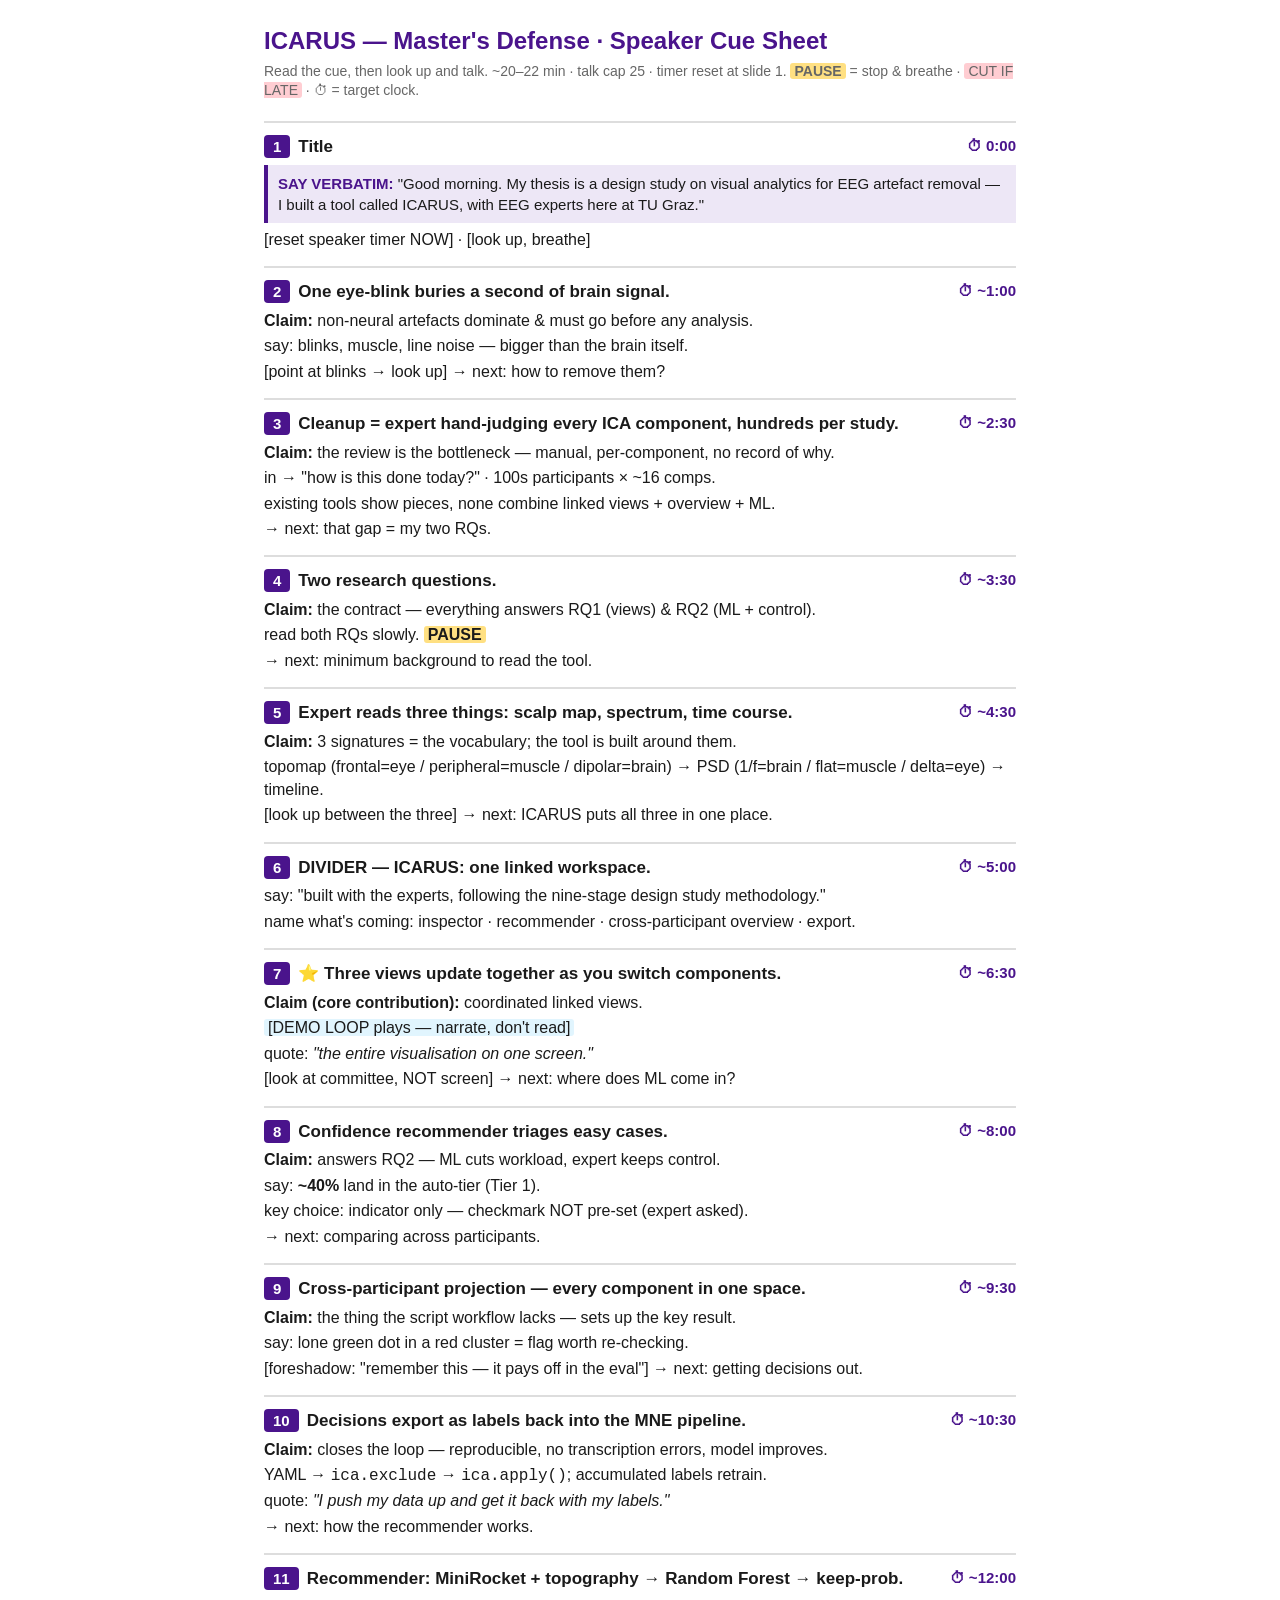
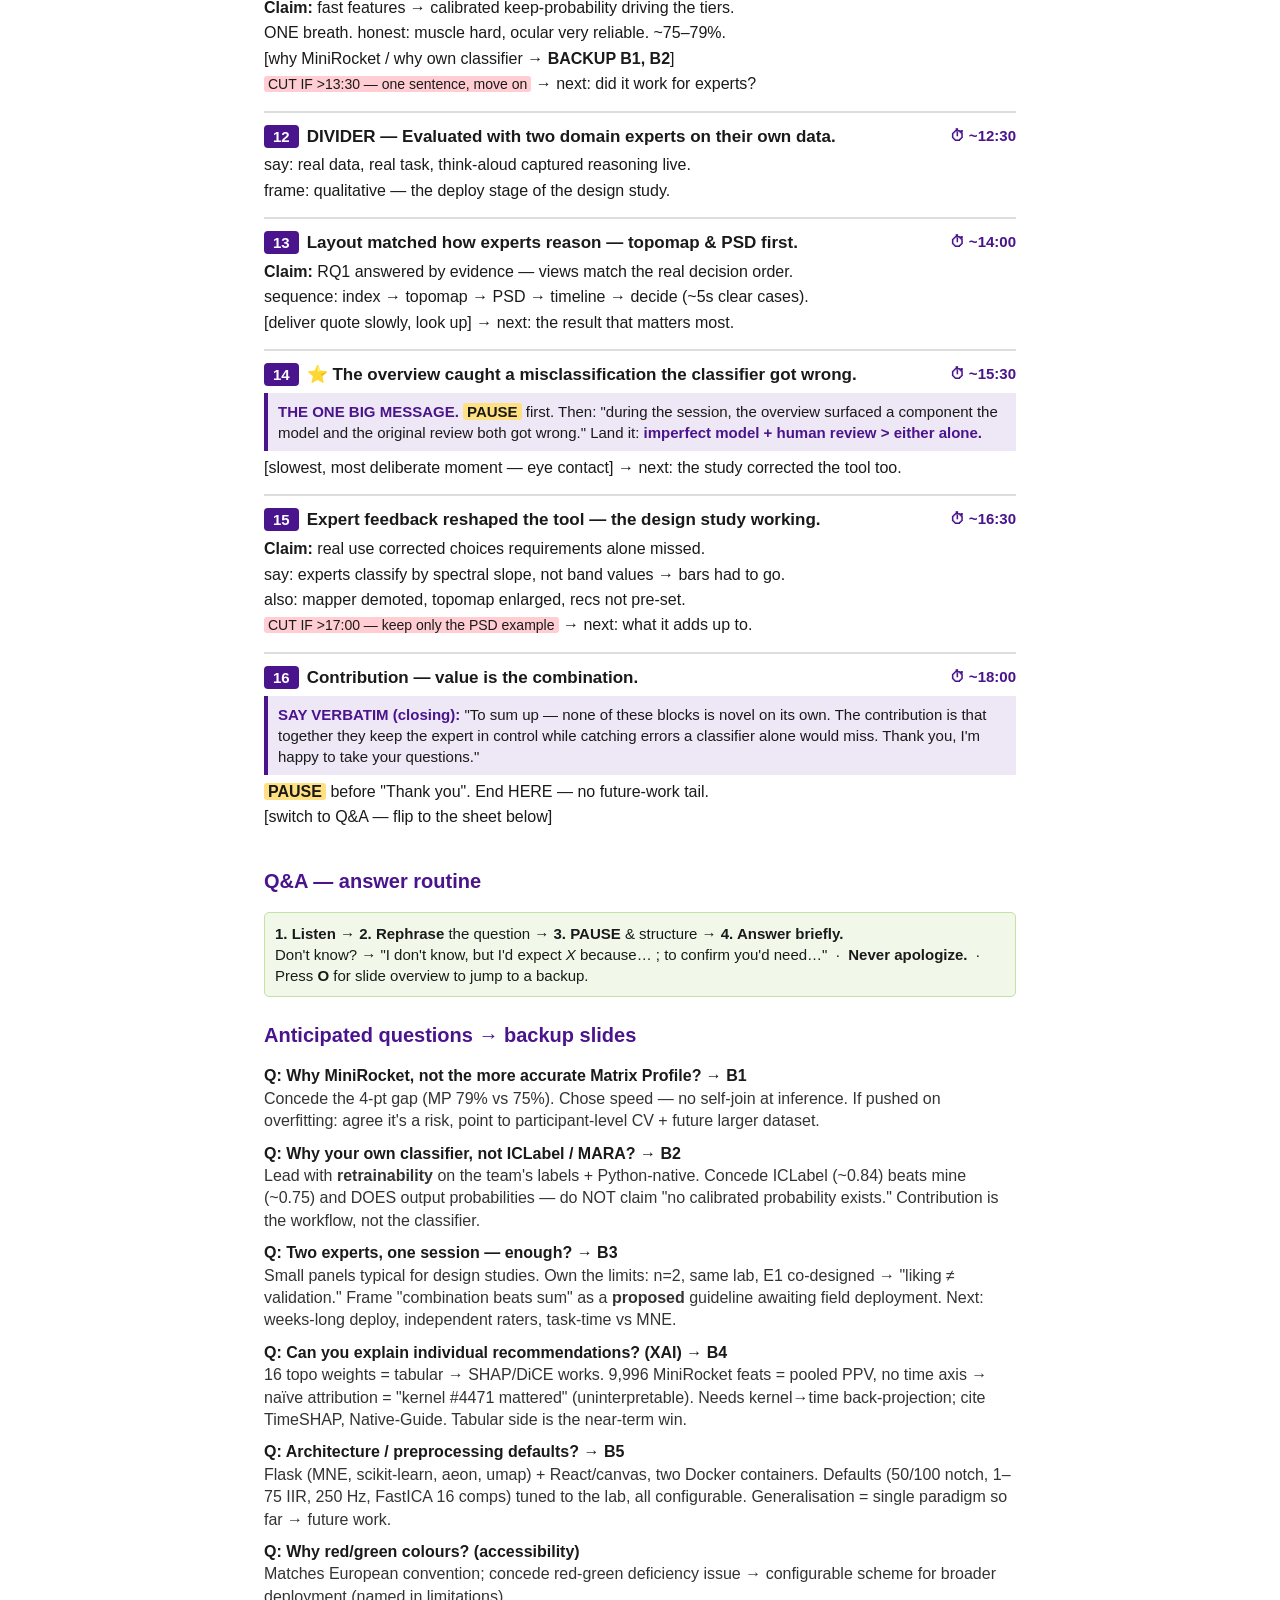
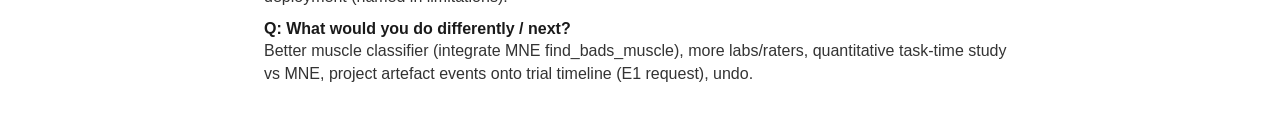
<file: speaker-notes.html>
<!doctype html>
<html lang="en">
<head>
<meta charset="utf-8">
<title>ICARUS Defense — Speaker Cue Sheet</title>
<style>
  :root { --ink:#1a1a1a; --accent:#4a148c; --muted:#666; }
  * { box-sizing: border-box; }
  body {
    font-family: "Helvetica Neue", Arial, sans-serif;
    color: var(--ink);
    max-width: 800px;
    margin: 0 auto;
    padding: 24px;
    line-height: 1.4;
    font-size: 16px;
  }
  h1 { font-size: 24px; color: var(--accent); margin: 0 0 4px; }
  .sub { color: var(--muted); font-size: 14px; margin: 0 0 20px; }
  .slide {
    border-top: 2px solid #ddd;
    padding: 12px 0;
    page-break-inside: avoid;
  }
  .slide .num {
    display: inline-block;
    background: var(--accent);
    color: #fff;
    font-weight: 700;
    border-radius: 4px;
    padding: 1px 9px;
    font-size: 15px;
    margin-right: 8px;
  }
  .head { font-weight: 700; font-size: 17px; }
  .cues { margin: 6px 0 0; padding-left: 0; list-style: none; }
  .cues li { margin: 3px 0; }
  .kw { font-weight: 700; }
  .time { float: right; color: var(--accent); font-weight: 700; font-size: 15px; }
  .pause { background: #ffe082; font-weight: 700; padding: 0 4px; border-radius: 3px; }
  .cut { background: #ffcdd2; padding: 0 4px; border-radius: 3px; font-size: 14px; }
  .verbatim {
    background: #ede7f6;
    border-left: 4px solid var(--accent);
    padding: 8px 10px;
    margin: 6px 0;
    font-size: 15px;
  }
  .verbatim b { color: var(--accent); }
  .demo { background:#e1f5fe; padding:0 4px; border-radius:3px; }
  .section-break { page-break-before: always; }
  .qa h2 { color: var(--accent); font-size: 20px; margin-top: 24px; }
  .qa .item { margin: 10px 0; page-break-inside: avoid; }
  .qa .q { font-weight: 700; }
  .qa .a { color: #333; }
  .routine { background:#f1f8e9; border:1px solid #c5e1a5; padding:10px; border-radius:5px; font-size:15px; }
  @media print {
    body { padding: 0; font-size: 13.5px; max-width: 100%; }
    .slide .num { -webkit-print-color-adjust: exact; print-color-adjust: exact; }
    .pause, .cut, .verbatim, .demo, .routine { -webkit-print-color-adjust: exact; print-color-adjust: exact; }
    a { color: var(--ink); text-decoration: none; }
  }
</style>
</head>
<body>

<h1>ICARUS — Master's Defense · Speaker Cue Sheet</h1>
<p class="sub">Read the cue, then look up and talk. ~20–22 min · talk cap 25 · timer reset at slide 1. <span class="pause">PAUSE</span> = stop &amp; breathe · <span class="cut">CUT IF LATE</span> · ⏱ = target clock.</p>

<!-- ===================== TALK ===================== -->

<div class="slide">
  <span class="time">⏱ 0:00</span>
  <span class="num">1</span><span class="head">Title</span>
  <div class="verbatim"><b>SAY VERBATIM:</b> "Good morning. My thesis is a design study on visual analytics for EEG artefact removal — I built a tool called ICARUS, with EEG experts here at TU&nbsp;Graz."</div>
  <ul class="cues">
    <li>[reset speaker timer NOW] · [look up, breathe]</li>
  </ul>
</div>

<div class="slide">
  <span class="time">⏱ ~1:00</span>
  <span class="num">2</span><span class="head">One eye-blink buries a second of brain signal.</span>
  <ul class="cues">
    <li><span class="kw">Claim:</span> non-neural artefacts dominate &amp; must go before any analysis.</li>
    <li>say: blinks, muscle, line noise — bigger than the brain itself.</li>
    <li>[point at blinks → look up] → next: how to remove them?</li>
  </ul>
</div>

<div class="slide">
  <span class="time">⏱ ~2:30</span>
  <span class="num">3</span><span class="head">Cleanup = expert hand-judging every ICA component, hundreds per study.</span>
  <ul class="cues">
    <li><span class="kw">Claim:</span> the review is the bottleneck — manual, per-component, no record of why.</li>
    <li>in → "how is this done today?" · 100s participants × ~16 comps.</li>
    <li>existing tools show pieces, none combine linked views + overview + ML.</li>
    <li>→ next: that gap = my two RQs.</li>
  </ul>
</div>

<div class="slide">
  <span class="time">⏱ ~3:30</span>
  <span class="num">4</span><span class="head">Two research questions.</span>
  <ul class="cues">
    <li><span class="kw">Claim:</span> the contract — everything answers RQ1 (views) &amp; RQ2 (ML + control).</li>
    <li>read both RQs slowly. <span class="pause">PAUSE</span></li>
    <li>→ next: minimum background to read the tool.</li>
  </ul>
</div>

<div class="slide">
  <span class="time">⏱ ~4:30</span>
  <span class="num">5</span><span class="head">Expert reads three things: scalp map, spectrum, time course.</span>
  <ul class="cues">
    <li><span class="kw">Claim:</span> 3 signatures = the vocabulary; the tool is built around them.</li>
    <li>topomap (frontal=eye / peripheral=muscle / dipolar=brain) → PSD (1/f=brain / flat=muscle / delta=eye) → timeline.</li>
    <li>[look up between the three] → next: ICARUS puts all three in one place.</li>
  </ul>
</div>

<div class="slide">
  <span class="time">⏱ ~5:00</span>
  <span class="num">6</span><span class="head">DIVIDER — ICARUS: one linked workspace.</span>
  <ul class="cues">
    <li>say: "built with the experts, following the nine-stage design study methodology."</li>
    <li>name what's coming: inspector · recommender · cross-participant overview · export.</li>
  </ul>
</div>

<div class="slide">
  <span class="time">⏱ ~6:30</span>
  <span class="num">7</span><span class="head">⭐ Three views update together as you switch components.</span>
  <ul class="cues">
    <li><span class="kw">Claim (core contribution):</span> coordinated linked views.</li>
    <li><span class="demo">[DEMO LOOP plays — narrate, don't read]</span></li>
    <li>quote: <em>"the entire visualisation on one screen."</em></li>
    <li>[look at committee, NOT screen] → next: where does ML come in?</li>
  </ul>
</div>

<div class="slide">
  <span class="time">⏱ ~8:00</span>
  <span class="num">8</span><span class="head">Confidence recommender triages easy cases.</span>
  <ul class="cues">
    <li><span class="kw">Claim:</span> answers RQ2 — ML cuts workload, expert keeps control.</li>
    <li>say: <span class="kw">~40%</span> land in the auto-tier (Tier 1).</li>
    <li>key choice: indicator only — checkmark NOT pre-set (expert asked).</li>
    <li>→ next: comparing across participants.</li>
  </ul>
</div>

<div class="slide">
  <span class="time">⏱ ~9:30</span>
  <span class="num">9</span><span class="head">Cross-participant projection — every component in one space.</span>
  <ul class="cues">
    <li><span class="kw">Claim:</span> the thing the script workflow lacks — sets up the key result.</li>
    <li>say: lone green dot in a red cluster = flag worth re-checking.</li>
    <li>[foreshadow: "remember this — it pays off in the eval"] → next: getting decisions out.</li>
  </ul>
</div>

<div class="slide">
  <span class="time">⏱ ~10:30</span>
  <span class="num">10</span><span class="head">Decisions export as labels back into the MNE pipeline.</span>
  <ul class="cues">
    <li><span class="kw">Claim:</span> closes the loop — reproducible, no transcription errors, model improves.</li>
    <li>YAML → <code>ica.exclude</code> → <code>ica.apply()</code>; accumulated labels retrain.</li>
    <li>quote: <em>"I push my data up and get it back with my labels."</em></li>
    <li>→ next: how the recommender works.</li>
  </ul>
</div>

<div class="slide">
  <span class="time">⏱ ~12:00</span>
  <span class="num">11</span><span class="head">Recommender: MiniRocket + topography → Random Forest → keep-prob.</span>
  <ul class="cues">
    <li><span class="kw">Claim:</span> fast features → calibrated keep-probability driving the tiers.</li>
    <li>ONE breath. honest: muscle hard, ocular very reliable. ~75–79%.</li>
    <li>[why MiniRocket / why own classifier → <span class="kw">BACKUP B1, B2</span>]</li>
    <li><span class="cut">CUT IF &gt;13:30 — one sentence, move on</span> → next: did it work for experts?</li>
  </ul>
</div>

<div class="slide">
  <span class="time">⏱ ~12:30</span>
  <span class="num">12</span><span class="head">DIVIDER — Evaluated with two domain experts on their own data.</span>
  <ul class="cues">
    <li>say: real data, real task, think-aloud captured reasoning live.</li>
    <li>frame: qualitative — the deploy stage of the design study.</li>
  </ul>
</div>

<div class="slide">
  <span class="time">⏱ ~14:00</span>
  <span class="num">13</span><span class="head">Layout matched how experts reason — topomap &amp; PSD first.</span>
  <ul class="cues">
    <li><span class="kw">Claim:</span> RQ1 answered by evidence — views match the real decision order.</li>
    <li>sequence: index → topomap → PSD → timeline → decide (~5s clear cases).</li>
    <li>[deliver quote slowly, look up] → next: the result that matters most.</li>
  </ul>
</div>

<div class="slide">
  <span class="time">⏱ ~15:30</span>
  <span class="num">14</span><span class="head">⭐ The overview caught a misclassification the classifier got wrong.</span>
  <div class="verbatim"><b>THE ONE BIG MESSAGE.</b> <span class="pause">PAUSE</span> first. Then: "during the session, the overview surfaced a component the model and the original review both got wrong." Land it: <b>imperfect model + human review &gt; either alone.</b></div>
  <ul class="cues">
    <li>[slowest, most deliberate moment — eye contact] → next: the study corrected the tool too.</li>
  </ul>
</div>

<div class="slide">
  <span class="time">⏱ ~16:30</span>
  <span class="num">15</span><span class="head">Expert feedback reshaped the tool — the design study working.</span>
  <ul class="cues">
    <li><span class="kw">Claim:</span> real use corrected choices requirements alone missed.</li>
    <li>say: experts classify by spectral slope, not band values → bars had to go.</li>
    <li>also: mapper demoted, topomap enlarged, recs not pre-set.</li>
    <li><span class="cut">CUT IF &gt;17:00 — keep only the PSD example</span> → next: what it adds up to.</li>
  </ul>
</div>

<div class="slide">
  <span class="time">⏱ ~18:00</span>
  <span class="num">16</span><span class="head">Contribution — value is the combination.</span>
  <div class="verbatim"><b>SAY VERBATIM (closing):</b> "To sum up — none of these blocks is novel on its own. The contribution is that together they keep the expert in control while catching errors a classifier alone would miss. Thank you, I'm happy to take your questions."</div>
  <ul class="cues">
    <li><span class="pause">PAUSE</span> before "Thank you". End HERE — no future-work tail.</li>
    <li>[switch to Q&amp;A — flip to the sheet below]</li>
  </ul>
</div>

<!-- ===================== Q&A ===================== -->
<div class="qa section-break">
  <h2>Q&amp;A — answer routine</h2>
  <div class="routine">
    <b>1. Listen</b> → <b>2. Rephrase</b> the question → <b>3. PAUSE</b> &amp; structure → <b>4. Answer briefly.</b><br/>
    Don't know? → "I don't know, but I'd expect <i>X</i> because… ; to confirm you'd need…" &nbsp;·&nbsp; <b>Never apologize.</b> &nbsp;·&nbsp; Press <b>O</b> for slide overview to jump to a backup.
  </div>

  <h2>Anticipated questions → backup slides</h2>

  <div class="item">
    <div class="q">Q: Why MiniRocket, not the more accurate Matrix Profile? → <b>B1</b></div>
    <div class="a">Concede the 4-pt gap (MP 79% vs 75%). Chose speed — no self-join at inference. If pushed on overfitting: agree it's a risk, point to participant-level CV + future larger dataset.</div>
  </div>

  <div class="item">
    <div class="q">Q: Why your own classifier, not ICLabel / MARA? → <b>B2</b></div>
    <div class="a">Lead with <b>retrainability</b> on the team's labels + Python-native. Concede ICLabel (~0.84) beats mine (~0.75) and DOES output probabilities — do NOT claim "no calibrated probability exists." Contribution is the workflow, not the classifier.</div>
  </div>

  <div class="item">
    <div class="q">Q: Two experts, one session — enough? → <b>B3</b></div>
    <div class="a">Small panels typical for design studies. Own the limits: n=2, same lab, E1 co-designed → "liking ≠ validation." Frame "combination beats sum" as a <b>proposed</b> guideline awaiting field deployment. Next: weeks-long deploy, independent raters, task-time vs MNE.</div>
  </div>

  <div class="item">
    <div class="q">Q: Can you explain individual recommendations? (XAI) → <b>B4</b></div>
    <div class="a">16 topo weights = tabular → SHAP/DiCE works. 9,996 MiniRocket feats = pooled PPV, no time axis → naïve attribution = "kernel #4471 mattered" (uninterpretable). Needs kernel→time back-projection; cite TimeSHAP, Native-Guide. Tabular side is the near-term win.</div>
  </div>

  <div class="item">
    <div class="q">Q: Architecture / preprocessing defaults? → <b>B5</b></div>
    <div class="a">Flask (MNE, scikit-learn, aeon, umap) + React/canvas, two Docker containers. Defaults (50/100 notch, 1–75 IIR, 250 Hz, FastICA 16 comps) tuned to the lab, all configurable. Generalisation = single paradigm so far → future work.</div>
  </div>

  <div class="item">
    <div class="q">Q: Why red/green colours? (accessibility)</div>
    <div class="a">Matches European convention; concede red-green deficiency issue → configurable scheme for broader deployment (named in limitations).</div>
  </div>

  <div class="item">
    <div class="q">Q: What would you do differently / next?</div>
    <div class="a">Better muscle classifier (integrate MNE find_bads_muscle), more labs/raters, quantitative task-time study vs MNE, project artefact events onto trial timeline (E1 request), undo.</div>
  </div>
</div>

</body>
</html>
</file>
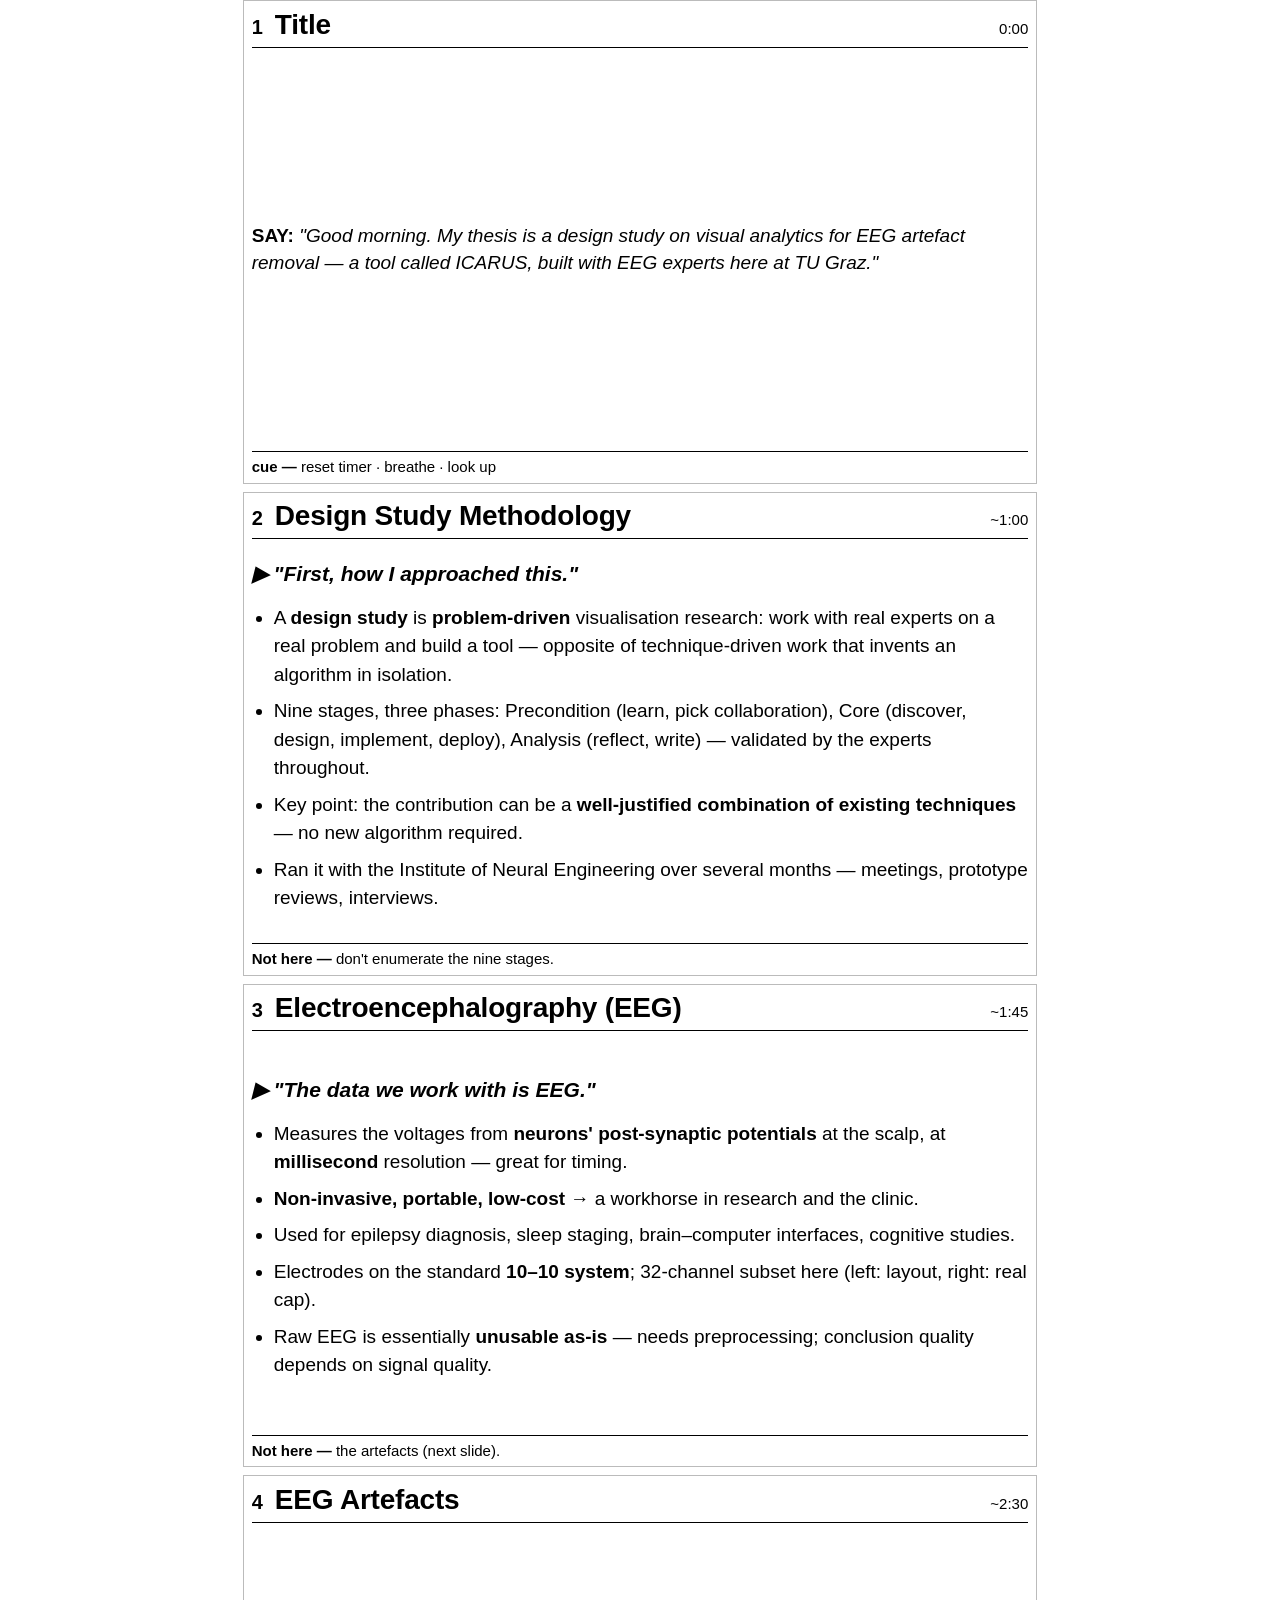
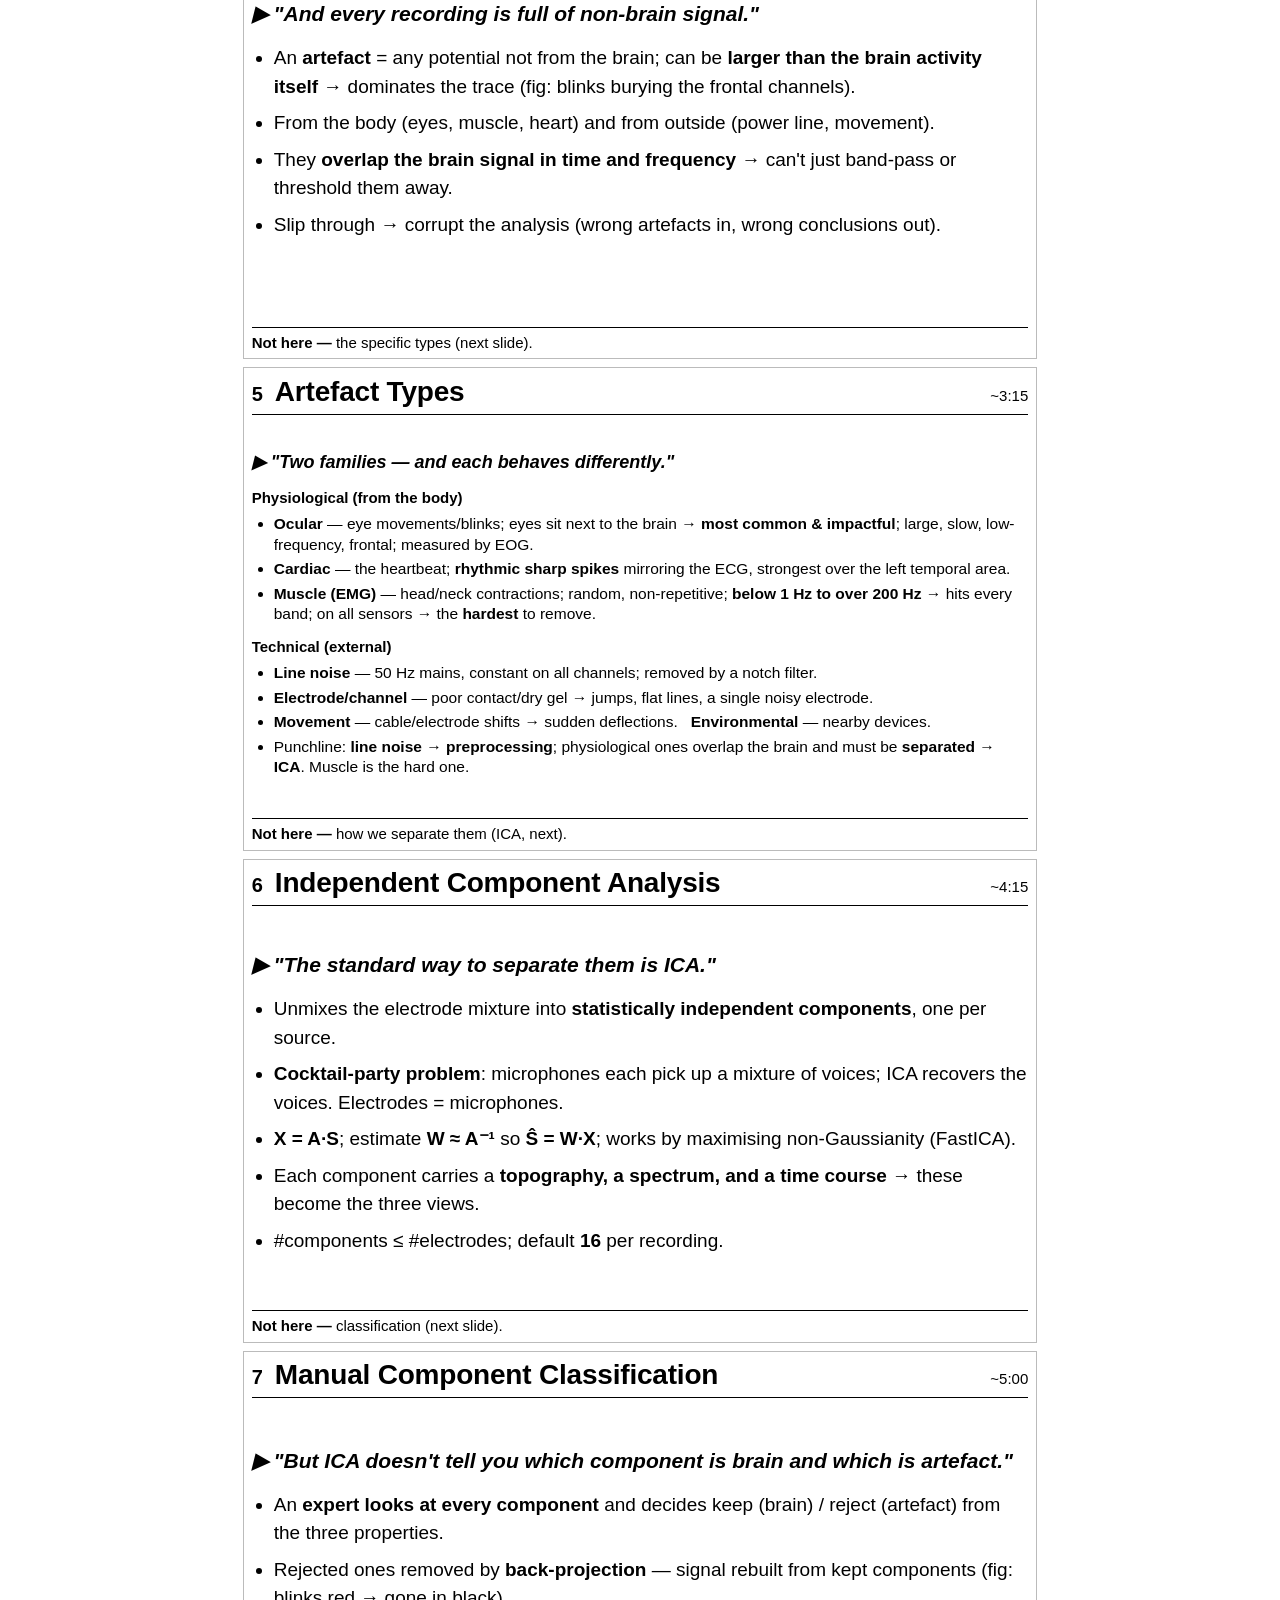
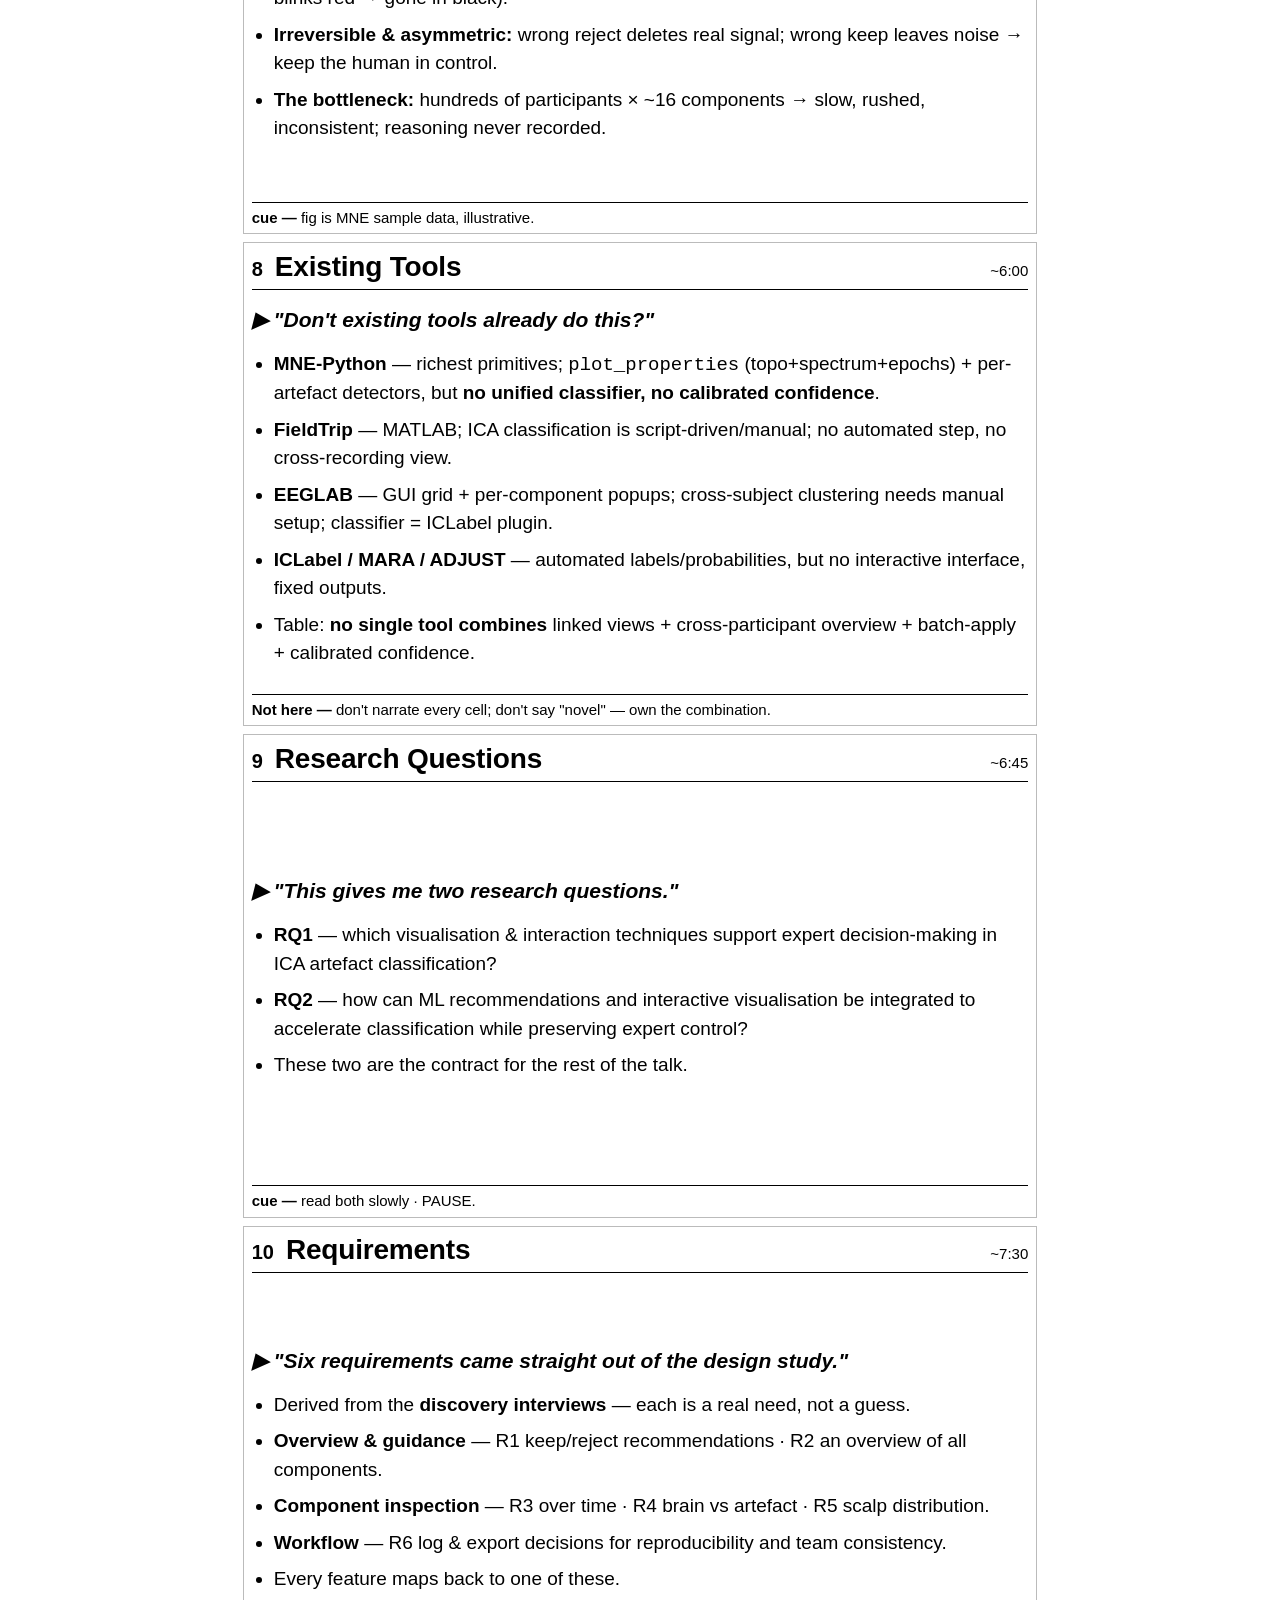
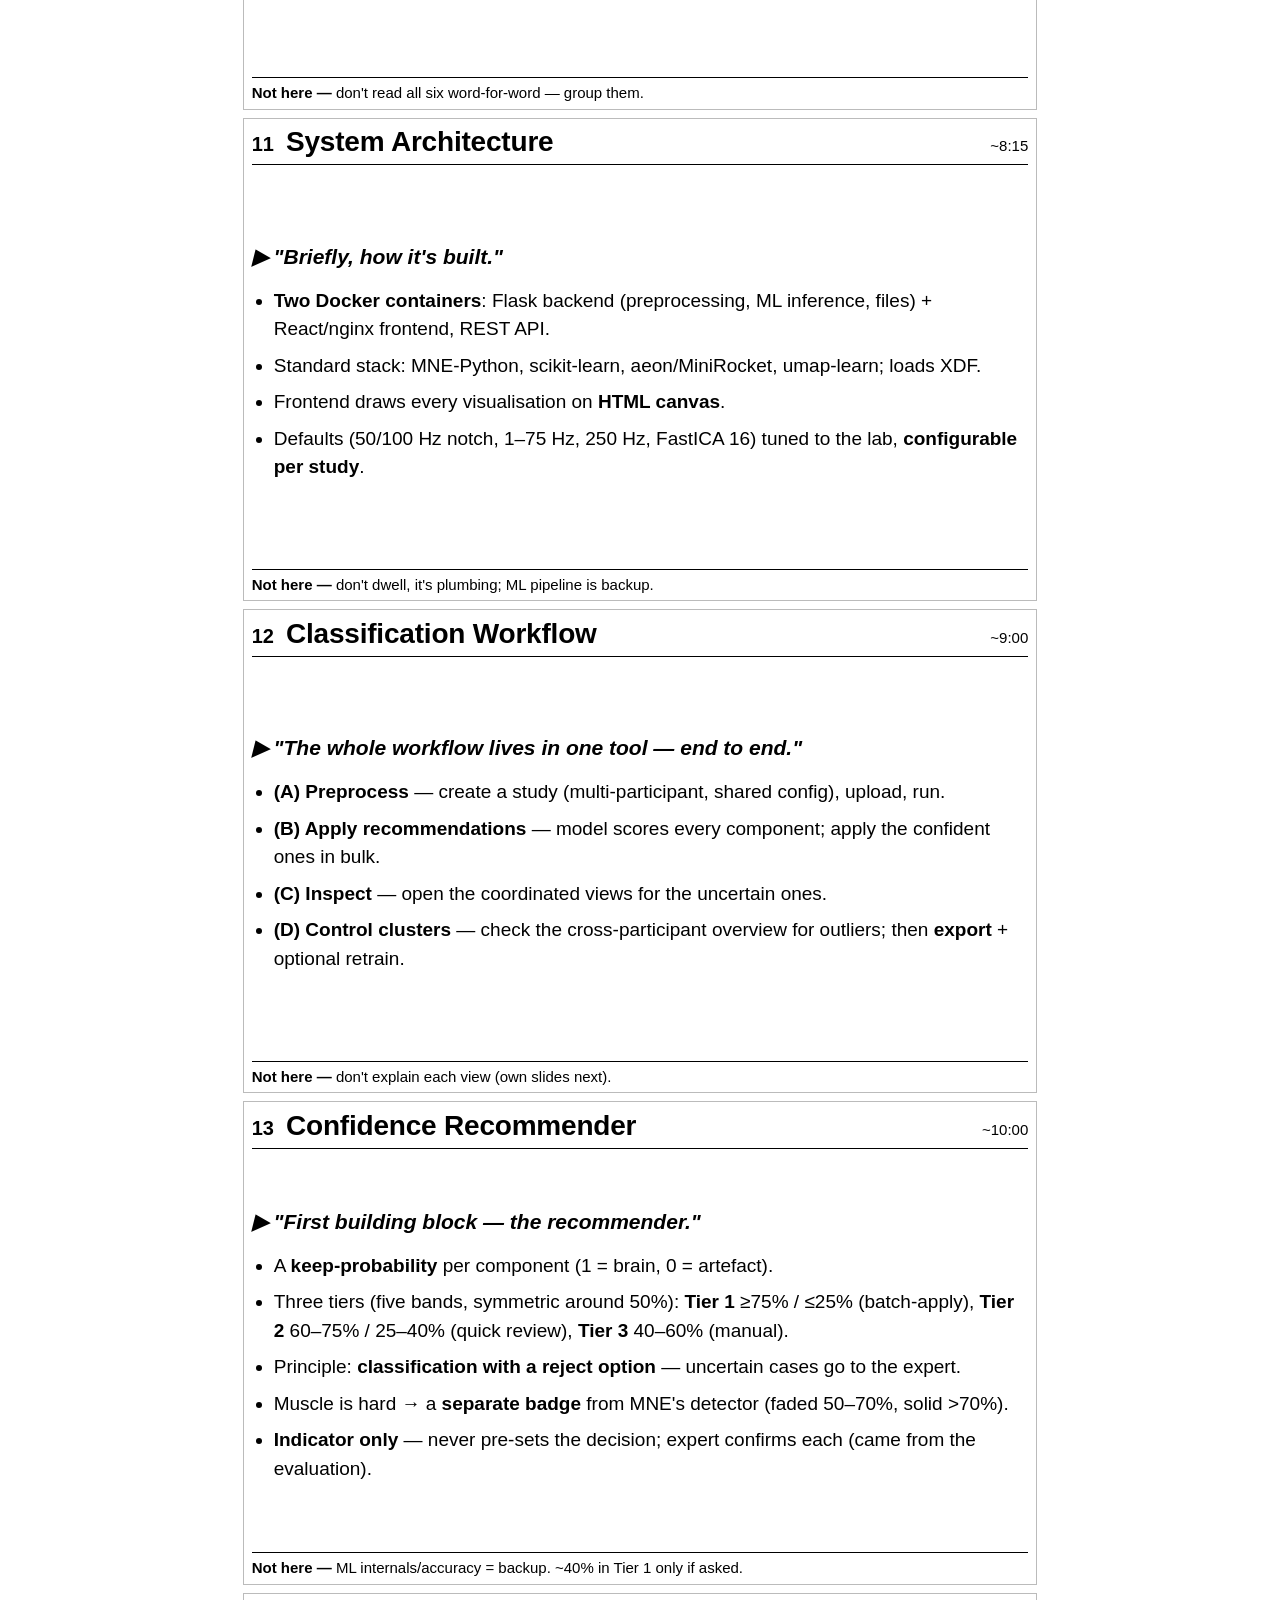
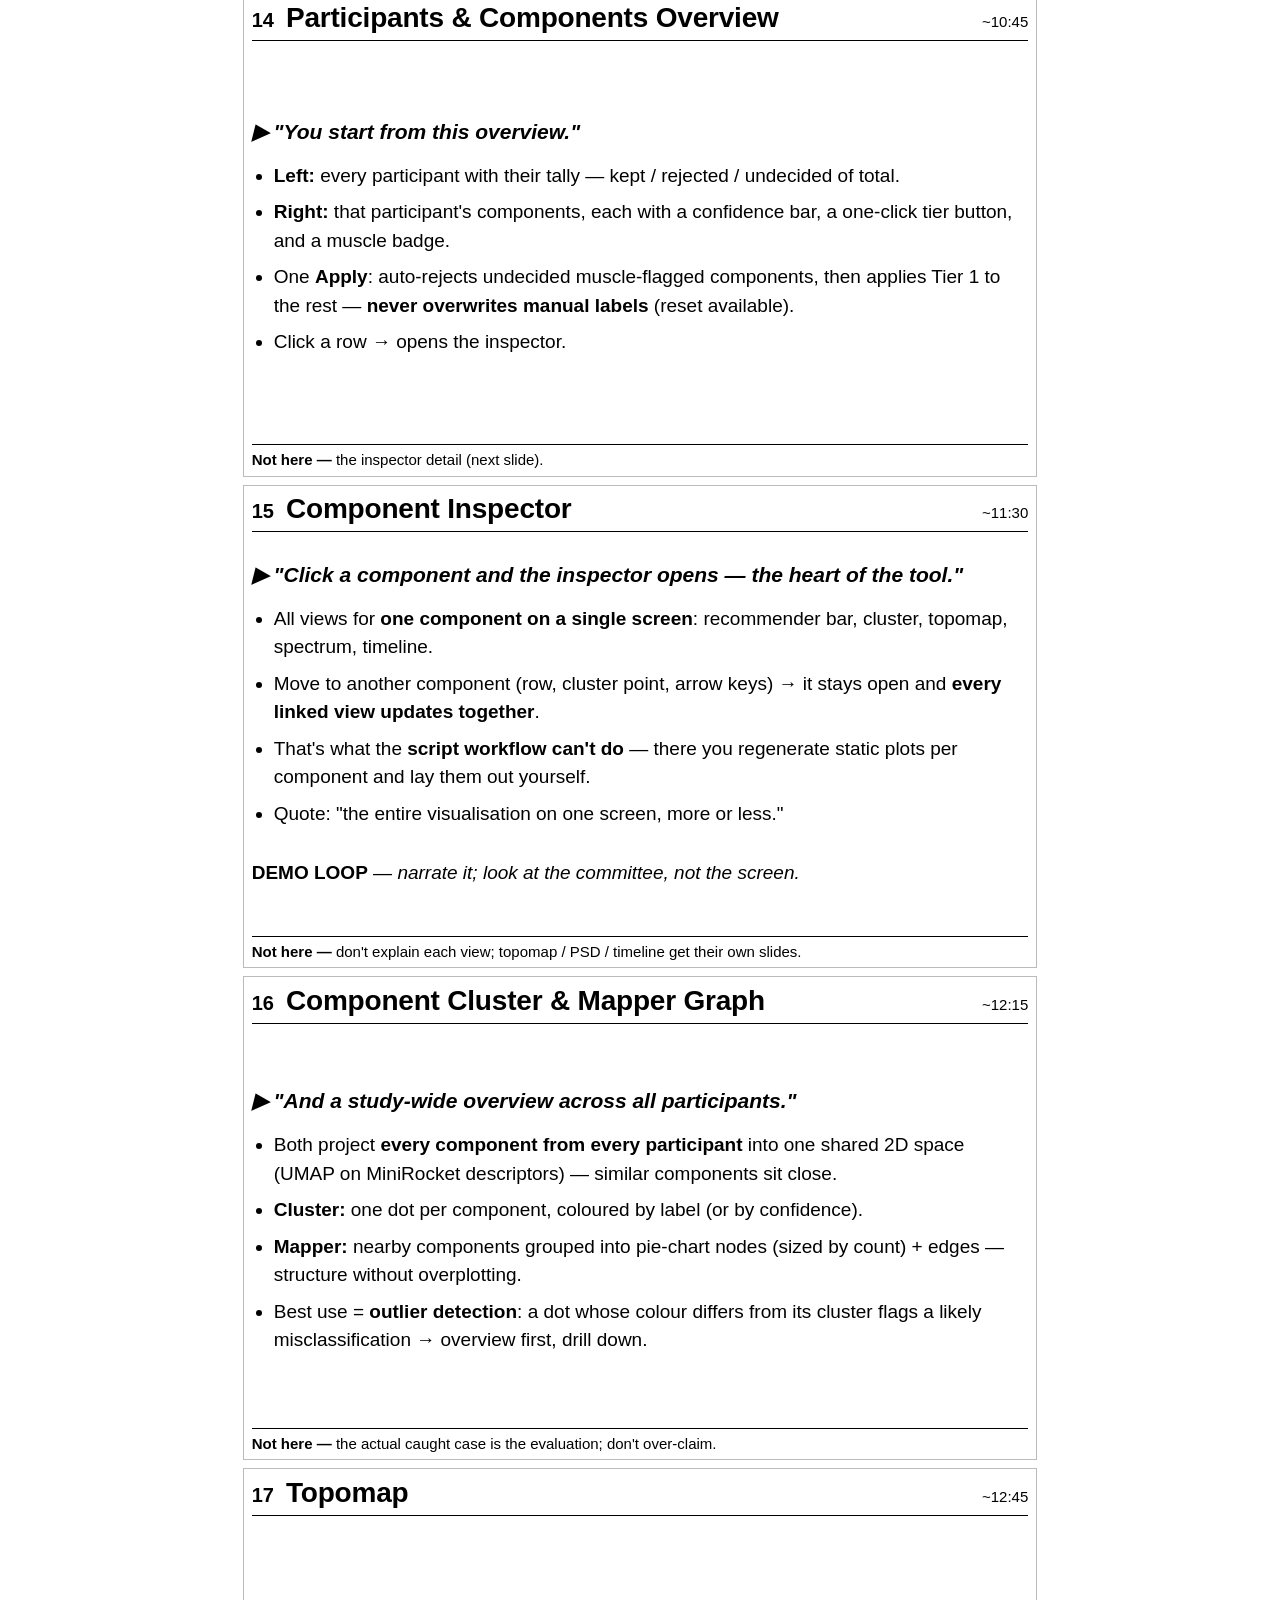
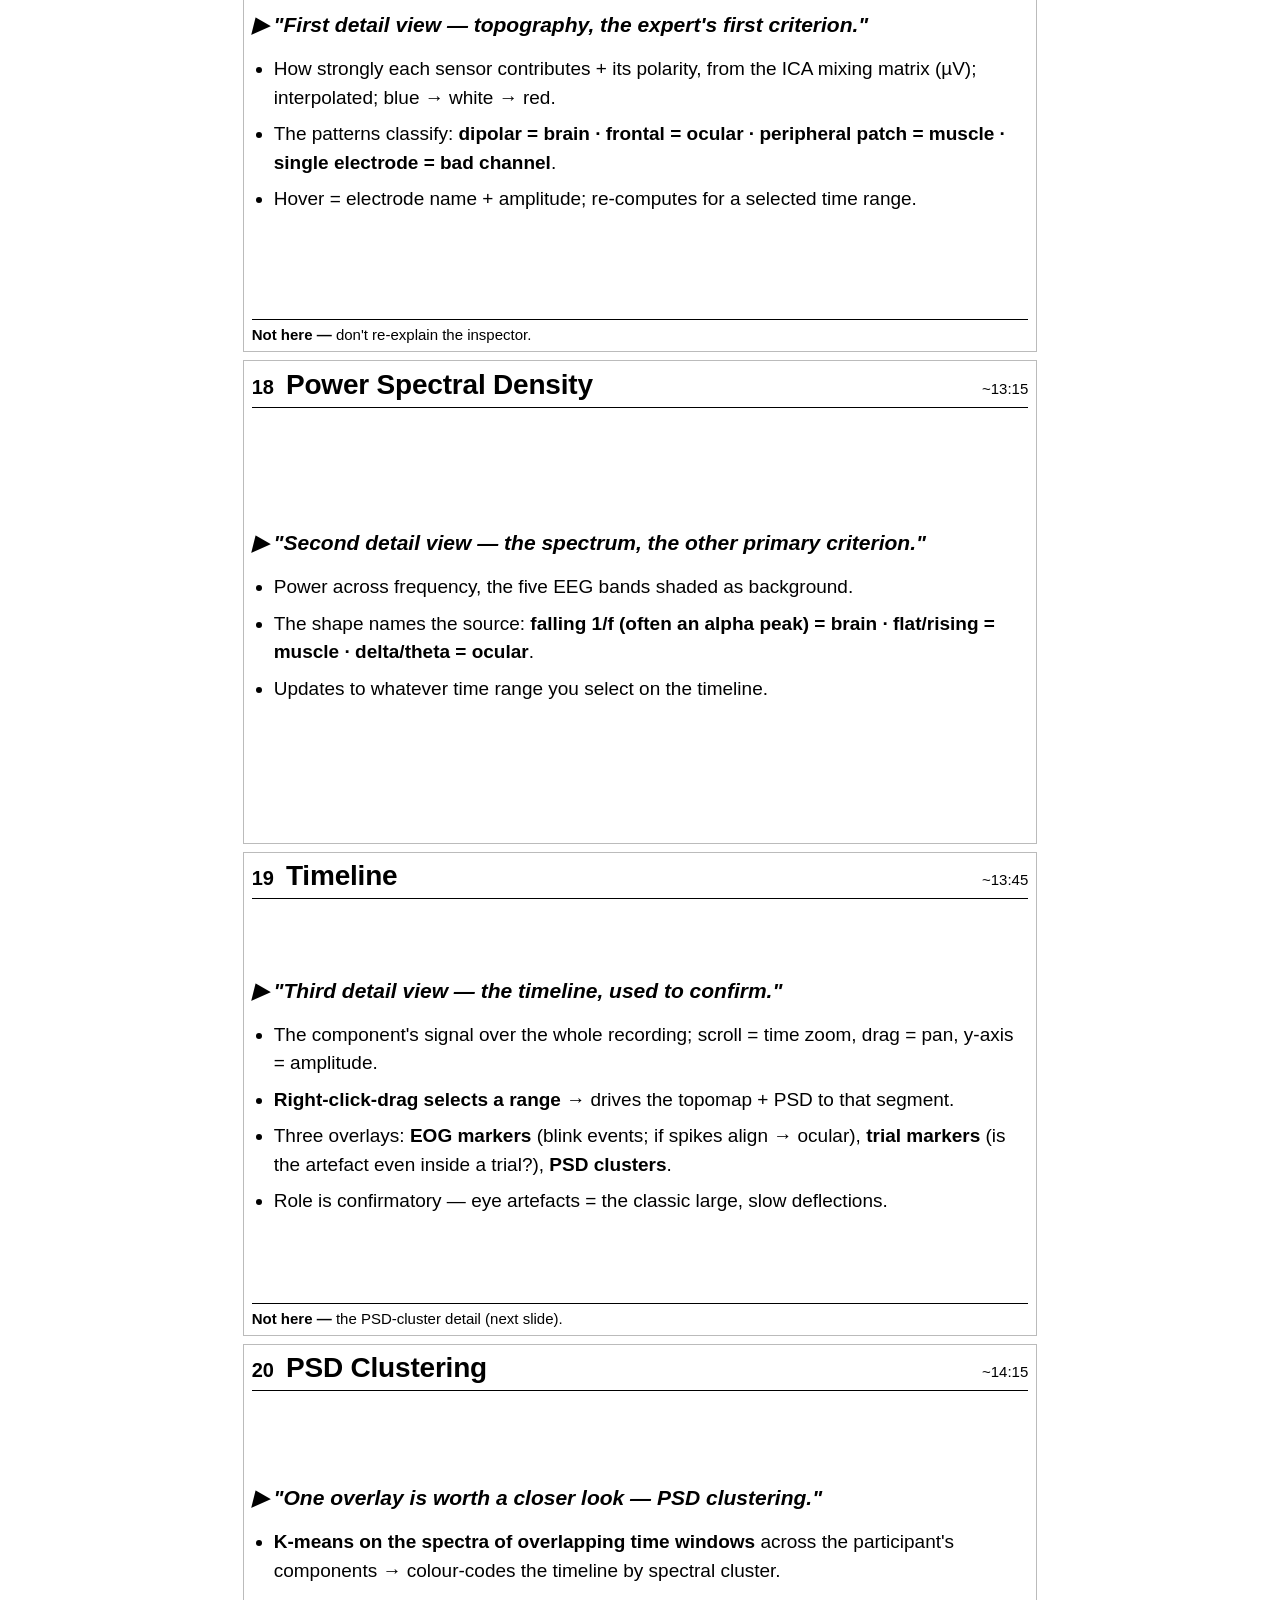
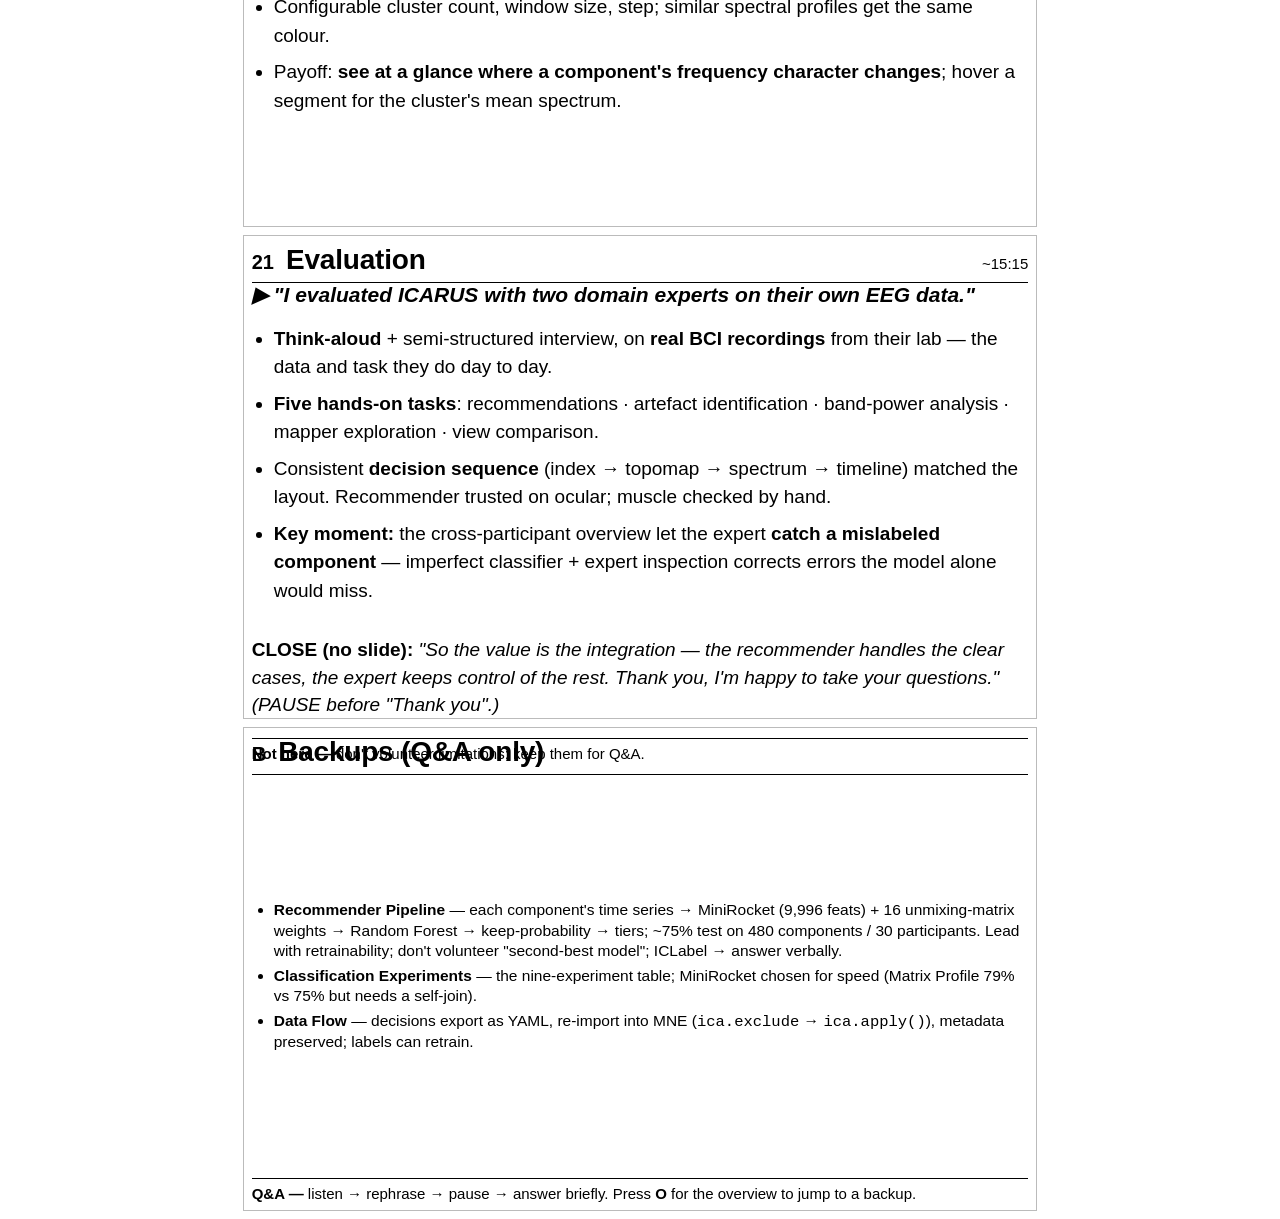
<file: misc/TALKING_CARDS.html>
<!doctype html>
<html lang="en">
<head>
<meta charset="utf-8">
<title>ICARUS — Talking Cards (A5)</title>
<style>
  @page { size: A5 landscape; margin: 10mm; }
  * { box-sizing: border-box; }
  body { font-family: "Helvetica Neue", Arial, sans-serif; color:#000; margin:0; }
  .card {
    page-break-after: always;
    height: 128mm;                 /* A5 landscape printable height after margins */
    display:flex; flex-direction:column;
    padding: 2mm 2mm;
  }
  .hd { display:flex; align-items:baseline; gap:12px; border-bottom:1.5px solid #000; padding-bottom:6px; }
  .num { font-weight:800; font-size:20px; }
  .ttl { font-size:28px; font-weight:800; letter-spacing:-0.2px; }
  .time { margin-left:auto; font-size:15px; }
  /* body fills the card and centres vertically so content isn't top-clustered */
  .body { flex:1; display:flex; flex-direction:column; justify-content:center; gap:4px; }
  .open { font-size:21px; font-weight:600; font-style:italic; margin:0 0 6px; }
  .sub { font-weight:800; font-size:17px; margin:8px 0 1px; }
  ul.pts { font-size:19px; line-height:1.5; padding-left:22px; margin:0; }
  ul.pts li { margin:8px 0; }
  .kw { font-weight:800; }
  .verb { font-size:19px; font-style:italic; line-height:1.45; }
  .verb b { font-style:normal; font-weight:800; }
  .tag { font-weight:800; font-style:normal; }
  .foot { margin-top:auto; }
  .note { border-top:1px solid #000; padding-top:6px; font-size:15px; }
  .note b { font-weight:800; }
  /* denser cards (lots of items) */
  .dense .open { font-size:18px; }
  .dense ul.pts { font-size:15.5px; line-height:1.32; }
  .dense ul.pts li { margin:4px 0; }
  .dense .sub { font-size:15px; margin:6px 0 0; }
  @media screen { .card { border:1px solid #bbb; margin:0 auto 8px; max-width:210mm; } }
</style>
</head>
<body>

<!-- 1 -->
<div class="card">
  <div class="hd"><span class="num">1</span><span class="ttl">Title</span><span class="time">0:00</span></div>
  <div class="body">
    <p class="verb"><b>SAY:</b> "Good morning. My thesis is a design study on visual analytics for EEG artefact removal — a tool called ICARUS, built with EEG experts here at TU Graz."</p>
  </div>
  <div class="foot"><div class="note"><b>cue —</b> reset timer · breathe · look up</div></div>
</div>

<!-- 2 -->
<div class="card">
  <div class="hd"><span class="num">2</span><span class="ttl">Design Study Methodology</span><span class="time">~1:00</span></div>
  <div class="body">
    <div class="open">▶ "First, how I approached this."</div>
    <ul class="pts">
      <li>A <span class="kw">design study</span> is <span class="kw">problem-driven</span> visualisation research: work with real experts on a real problem and build a tool — opposite of technique-driven work that invents an algorithm in isolation.</li>
      <li>Nine stages, three phases: Precondition (learn, pick collaboration), Core (discover, design, implement, deploy), Analysis (reflect, write) — validated by the experts throughout.</li>
      <li>Key point: the contribution can be a <span class="kw">well-justified combination of existing techniques</span> — no new algorithm required.</li>
      <li>Ran it with the Institute of Neural Engineering over several months — meetings, prototype reviews, interviews.</li>
    </ul>
  </div>
  <div class="foot"><div class="note"><b>Not here —</b> don't enumerate the nine stages.</div></div>
</div>

<!-- 3 -->
<div class="card">
  <div class="hd"><span class="num">3</span><span class="ttl">Electroencephalography (EEG)</span><span class="time">~1:45</span></div>
  <div class="body">
    <div class="open">▶ "The data we work with is EEG."</div>
    <ul class="pts">
      <li>Measures the voltages from <span class="kw">neurons' post-synaptic potentials</span> at the scalp, at <span class="kw">millisecond</span> resolution — great for timing.</li>
      <li><span class="kw">Non-invasive, portable, low-cost</span> → a workhorse in research and the clinic.</li>
      <li>Used for epilepsy diagnosis, sleep staging, brain–computer interfaces, cognitive studies.</li>
      <li>Electrodes on the standard <span class="kw">10–10 system</span>; 32-channel subset here (left: layout, right: real cap).</li>
      <li>Raw EEG is essentially <span class="kw">unusable as-is</span> — needs preprocessing; conclusion quality depends on signal quality.</li>
    </ul>
  </div>
  <div class="foot"><div class="note"><b>Not here —</b> the artefacts (next slide).</div></div>
</div>

<!-- 4 -->
<div class="card">
  <div class="hd"><span class="num">4</span><span class="ttl">EEG Artefacts</span><span class="time">~2:30</span></div>
  <div class="body">
    <div class="open">▶ "And every recording is full of non-brain signal."</div>
    <ul class="pts">
      <li>An <span class="kw">artefact</span> = any potential not from the brain; can be <span class="kw">larger than the brain activity itself</span> → dominates the trace (fig: blinks burying the frontal channels).</li>
      <li>From the body (eyes, muscle, heart) and from outside (power line, movement).</li>
      <li>They <span class="kw">overlap the brain signal in time and frequency</span> → can't just band-pass or threshold them away.</li>
      <li>Slip through → corrupt the analysis (wrong artefacts in, wrong conclusions out).</li>
    </ul>
  </div>
  <div class="foot"><div class="note"><b>Not here —</b> the specific types (next slide).</div></div>
</div>

<!-- 5 -->
<div class="card dense">
  <div class="hd"><span class="num">5</span><span class="ttl">Artefact Types</span><span class="time">~3:15</span></div>
  <div class="body">
    <div class="open">▶ "Two families — and each behaves differently."</div>
    <div class="sub">Physiological (from the body)</div>
    <ul class="pts">
      <li><span class="kw">Ocular</span> — eye movements/blinks; eyes sit next to the brain → <span class="kw">most common &amp; impactful</span>; large, slow, low-frequency, frontal; measured by EOG.</li>
      <li><span class="kw">Cardiac</span> — the heartbeat; <span class="kw">rhythmic sharp spikes</span> mirroring the ECG, strongest over the left temporal area.</li>
      <li><span class="kw">Muscle (EMG)</span> — head/neck contractions; random, non-repetitive; <span class="kw">below 1 Hz to over 200 Hz</span> → hits every band; on all sensors → the <span class="kw">hardest</span> to remove.</li>
    </ul>
    <div class="sub">Technical (external)</div>
    <ul class="pts">
      <li><span class="kw">Line noise</span> — 50 Hz mains, constant on all channels; removed by a notch filter.</li>
      <li><span class="kw">Electrode/channel</span> — poor contact/dry gel → jumps, flat lines, a single noisy electrode.</li>
      <li><span class="kw">Movement</span> — cable/electrode shifts → sudden deflections. &nbsp; <span class="kw">Environmental</span> — nearby devices.</li>
      <li>Punchline: <span class="kw">line noise → preprocessing</span>; physiological ones overlap the brain and must be <span class="kw">separated → ICA</span>. Muscle is the hard one.</li>
    </ul>
  </div>
  <div class="foot"><div class="note"><b>Not here —</b> how we separate them (ICA, next).</div></div>
</div>

<!-- 6 -->
<div class="card">
  <div class="hd"><span class="num">6</span><span class="ttl">Independent Component Analysis</span><span class="time">~4:15</span></div>
  <div class="body">
    <div class="open">▶ "The standard way to separate them is ICA."</div>
    <ul class="pts">
      <li>Unmixes the electrode mixture into <span class="kw">statistically independent components</span>, one per source.</li>
      <li><span class="kw">Cocktail-party problem</span>: microphones each pick up a mixture of voices; ICA recovers the voices. Electrodes = microphones.</li>
      <li><span class="kw">X = A·S</span>; estimate <span class="kw">W ≈ A⁻¹</span> so <span class="kw">Ŝ = W·X</span>; works by maximising non-Gaussianity (FastICA).</li>
      <li>Each component carries a <span class="kw">topography, a spectrum, and a time course</span> → these become the three views.</li>
      <li>#components ≤ #electrodes; default <span class="kw">16</span> per recording.</li>
    </ul>
  </div>
  <div class="foot"><div class="note"><b>Not here —</b> classification (next slide).</div></div>
</div>

<!-- 7 -->
<div class="card">
  <div class="hd"><span class="num">7</span><span class="ttl">Manual Component Classification</span><span class="time">~5:00</span></div>
  <div class="body">
    <div class="open">▶ "But ICA doesn't tell you which component is brain and which is artefact."</div>
    <ul class="pts">
      <li>An <span class="kw">expert looks at every component</span> and decides keep (brain) / reject (artefact) from the three properties.</li>
      <li>Rejected ones removed by <span class="kw">back-projection</span> — signal rebuilt from kept components (fig: blinks red → gone in black).</li>
      <li><span class="kw">Irreversible &amp; asymmetric:</span> wrong reject deletes real signal; wrong keep leaves noise → keep the human in control.</li>
      <li><span class="kw">The bottleneck:</span> hundreds of participants × ~16 components → slow, rushed, inconsistent; reasoning never recorded.</li>
    </ul>
  </div>
  <div class="foot"><div class="note"><b>cue —</b> fig is MNE sample data, illustrative.</div></div>
</div>

<!-- 8 -->
<div class="card">
  <div class="hd"><span class="num">8</span><span class="ttl">Existing Tools</span><span class="time">~6:00</span></div>
  <div class="body">
    <div class="open">▶ "Don't existing tools already do this?"</div>
    <ul class="pts">
      <li><span class="kw">MNE-Python</span> — richest primitives; <code>plot_properties</code> (topo+spectrum+epochs) + per-artefact detectors, but <span class="kw">no unified classifier, no calibrated confidence</span>.</li>
      <li><span class="kw">FieldTrip</span> — MATLAB; ICA classification is script-driven/manual; no automated step, no cross-recording view.</li>
      <li><span class="kw">EEGLAB</span> — GUI grid + per-component popups; cross-subject clustering needs manual setup; classifier = ICLabel plugin.</li>
      <li><span class="kw">ICLabel / MARA / ADJUST</span> — automated labels/probabilities, but no interactive interface, fixed outputs.</li>
      <li>Table: <span class="kw">no single tool combines</span> linked views + cross-participant overview + batch-apply + calibrated confidence.</li>
    </ul>
  </div>
  <div class="foot"><div class="note"><b>Not here —</b> don't narrate every cell; don't say "novel" — own the combination.</div></div>
</div>

<!-- 9 -->
<div class="card">
  <div class="hd"><span class="num">9</span><span class="ttl">Research Questions</span><span class="time">~6:45</span></div>
  <div class="body">
    <div class="open">▶ "This gives me two research questions."</div>
    <ul class="pts">
      <li><span class="kw">RQ1</span> — which visualisation &amp; interaction techniques support expert decision-making in ICA artefact classification?</li>
      <li><span class="kw">RQ2</span> — how can ML recommendations and interactive visualisation be integrated to accelerate classification while preserving expert control?</li>
      <li>These two are the contract for the rest of the talk.</li>
    </ul>
  </div>
  <div class="foot"><div class="note"><b>cue —</b> read both slowly · PAUSE.</div></div>
</div>

<!-- 10 -->
<div class="card">
  <div class="hd"><span class="num">10</span><span class="ttl">Requirements</span><span class="time">~7:30</span></div>
  <div class="body">
    <div class="open">▶ "Six requirements came straight out of the design study."</div>
    <ul class="pts">
      <li>Derived from the <span class="kw">discovery interviews</span> — each is a real need, not a guess.</li>
      <li><span class="kw">Overview &amp; guidance</span> — R1 keep/reject recommendations · R2 an overview of all components.</li>
      <li><span class="kw">Component inspection</span> — R3 over time · R4 brain vs artefact · R5 scalp distribution.</li>
      <li><span class="kw">Workflow</span> — R6 log &amp; export decisions for reproducibility and team consistency.</li>
      <li>Every feature maps back to one of these.</li>
    </ul>
  </div>
  <div class="foot"><div class="note"><b>Not here —</b> don't read all six word-for-word — group them.</div></div>
</div>

<!-- 11 -->
<div class="card">
  <div class="hd"><span class="num">11</span><span class="ttl">System Architecture</span><span class="time">~8:15</span></div>
  <div class="body">
    <div class="open">▶ "Briefly, how it's built."</div>
    <ul class="pts">
      <li><span class="kw">Two Docker containers</span>: Flask backend (preprocessing, ML inference, files) + React/nginx frontend, REST API.</li>
      <li>Standard stack: MNE-Python, scikit-learn, aeon/MiniRocket, umap-learn; loads XDF.</li>
      <li>Frontend draws every visualisation on <span class="kw">HTML canvas</span>.</li>
      <li>Defaults (50/100 Hz notch, 1–75 Hz, 250 Hz, FastICA 16) tuned to the lab, <span class="kw">configurable per study</span>.</li>
    </ul>
  </div>
  <div class="foot"><div class="note"><b>Not here —</b> don't dwell, it's plumbing; ML pipeline is backup.</div></div>
</div>

<!-- 12 -->
<div class="card">
  <div class="hd"><span class="num">12</span><span class="ttl">Classification Workflow</span><span class="time">~9:00</span></div>
  <div class="body">
    <div class="open">▶ "The whole workflow lives in one tool — end to end."</div>
    <ul class="pts">
      <li><span class="kw">(A) Preprocess</span> — create a study (multi-participant, shared config), upload, run.</li>
      <li><span class="kw">(B) Apply recommendations</span> — model scores every component; apply the confident ones in bulk.</li>
      <li><span class="kw">(C) Inspect</span> — open the coordinated views for the uncertain ones.</li>
      <li><span class="kw">(D) Control clusters</span> — check the cross-participant overview for outliers; then <span class="kw">export</span> + optional retrain.</li>
    </ul>
  </div>
  <div class="foot"><div class="note"><b>Not here —</b> don't explain each view (own slides next).</div></div>
</div>

<!-- 13 -->
<div class="card">
  <div class="hd"><span class="num">13</span><span class="ttl">Confidence Recommender</span><span class="time">~10:00</span></div>
  <div class="body">
    <div class="open">▶ "First building block — the recommender."</div>
    <ul class="pts">
      <li>A <span class="kw">keep-probability</span> per component (1 = brain, 0 = artefact).</li>
      <li>Three tiers (five bands, symmetric around 50%): <span class="kw">Tier 1</span> ≥75% / ≤25% (batch-apply), <span class="kw">Tier 2</span> 60–75% / 25–40% (quick review), <span class="kw">Tier 3</span> 40–60% (manual).</li>
      <li>Principle: <span class="kw">classification with a reject option</span> — uncertain cases go to the expert.</li>
      <li>Muscle is hard → a <span class="kw">separate badge</span> from MNE's detector (faded 50–70%, solid &gt;70%).</li>
      <li><span class="kw">Indicator only</span> — never pre-sets the decision; expert confirms each (came from the evaluation).</li>
    </ul>
  </div>
  <div class="foot"><div class="note"><b>Not here —</b> ML internals/accuracy = backup. ~40% in Tier 1 only if asked.</div></div>
</div>

<!-- 14 -->
<div class="card">
  <div class="hd"><span class="num">14</span><span class="ttl">Participants &amp; Components Overview</span><span class="time">~10:45</span></div>
  <div class="body">
    <div class="open">▶ "You start from this overview."</div>
    <ul class="pts">
      <li><span class="kw">Left:</span> every participant with their tally — kept / rejected / undecided of total.</li>
      <li><span class="kw">Right:</span> that participant's components, each with a confidence bar, a one-click tier button, and a muscle badge.</li>
      <li>One <span class="kw">Apply</span>: auto-rejects undecided muscle-flagged components, then applies Tier 1 to the rest — <span class="kw">never overwrites manual labels</span> (reset available).</li>
      <li>Click a row → opens the inspector.</li>
    </ul>
  </div>
  <div class="foot"><div class="note"><b>Not here —</b> the inspector detail (next slide).</div></div>
</div>

<!-- 15 -->
<div class="card">
  <div class="hd"><span class="num">15</span><span class="ttl">Component Inspector</span><span class="time">~11:30</span></div>
  <div class="body">
    <div class="open">▶ "Click a component and the inspector opens — the heart of the tool."</div>
    <ul class="pts">
      <li>All views for <span class="kw">one component on a single screen</span>: recommender bar, cluster, topomap, spectrum, timeline.</li>
      <li>Move to another component (row, cluster point, arrow keys) → it stays open and <span class="kw">every linked view updates together</span>.</li>
      <li>That's what the <span class="kw">script workflow can't do</span> — there you regenerate static plots per component and lay them out yourself.</li>
      <li>Quote: "the entire visualisation on one screen, more or less."</li>
    </ul>
    <p class="verb"><b class="tag">DEMO LOOP</b> — narrate it; look at the committee, not the screen.</p>
  </div>
  <div class="foot"><div class="note"><b>Not here —</b> don't explain each view; topomap / PSD / timeline get their own slides.</div></div>
</div>

<!-- 16 -->
<div class="card">
  <div class="hd"><span class="num">16</span><span class="ttl">Component Cluster &amp; Mapper Graph</span><span class="time">~12:15</span></div>
  <div class="body">
    <div class="open">▶ "And a study-wide overview across all participants."</div>
    <ul class="pts">
      <li>Both project <span class="kw">every component from every participant</span> into one shared 2D space (UMAP on MiniRocket descriptors) — similar components sit close.</li>
      <li><span class="kw">Cluster:</span> one dot per component, coloured by label (or by confidence).</li>
      <li><span class="kw">Mapper:</span> nearby components grouped into pie-chart nodes (sized by count) + edges — structure without overplotting.</li>
      <li>Best use = <span class="kw">outlier detection</span>: a dot whose colour differs from its cluster flags a likely misclassification → overview first, drill down.</li>
    </ul>
  </div>
  <div class="foot"><div class="note"><b>Not here —</b> the actual caught case is the evaluation; don't over-claim.</div></div>
</div>

<!-- 17 -->
<div class="card">
  <div class="hd"><span class="num">17</span><span class="ttl">Topomap</span><span class="time">~12:45</span></div>
  <div class="body">
    <div class="open">▶ "First detail view — topography, the expert's first criterion."</div>
    <ul class="pts">
      <li>How strongly each sensor contributes + its polarity, from the ICA mixing matrix (µV); interpolated; blue → white → red.</li>
      <li>The patterns classify: <span class="kw">dipolar = brain · frontal = ocular · peripheral patch = muscle · single electrode = bad channel</span>.</li>
      <li>Hover = electrode name + amplitude; re-computes for a selected time range.</li>
    </ul>
  </div>
  <div class="foot"><div class="note"><b>Not here —</b> don't re-explain the inspector.</div></div>
</div>

<!-- 18 -->
<div class="card">
  <div class="hd"><span class="num">18</span><span class="ttl">Power Spectral Density</span><span class="time">~13:15</span></div>
  <div class="body">
    <div class="open">▶ "Second detail view — the spectrum, the other primary criterion."</div>
    <ul class="pts">
      <li>Power across frequency, the five EEG bands shaded as background.</li>
      <li>The shape names the source: <span class="kw">falling 1/f (often an alpha peak) = brain · flat/rising = muscle · delta/theta = ocular</span>.</li>
      <li>Updates to whatever time range you select on the timeline.</li>
    </ul>
  </div>
</div>

<!-- 19 -->
<div class="card">
  <div class="hd"><span class="num">19</span><span class="ttl">Timeline</span><span class="time">~13:45</span></div>
  <div class="body">
    <div class="open">▶ "Third detail view — the timeline, used to confirm."</div>
    <ul class="pts">
      <li>The component's signal over the whole recording; scroll = time zoom, drag = pan, y-axis = amplitude.</li>
      <li><span class="kw">Right-click-drag selects a range</span> → drives the topomap + PSD to that segment.</li>
      <li>Three overlays: <span class="kw">EOG markers</span> (blink events; if spikes align → ocular), <span class="kw">trial markers</span> (is the artefact even inside a trial?), <span class="kw">PSD clusters</span>.</li>
      <li>Role is confirmatory — eye artefacts = the classic large, slow deflections.</li>
    </ul>
  </div>
  <div class="foot"><div class="note"><b>Not here —</b> the PSD-cluster detail (next slide).</div></div>
</div>

<!-- 20 -->
<div class="card">
  <div class="hd"><span class="num">20</span><span class="ttl">PSD Clustering</span><span class="time">~14:15</span></div>
  <div class="body">
    <div class="open">▶ "One overlay is worth a closer look — PSD clustering."</div>
    <ul class="pts">
      <li><span class="kw">K-means on the spectra of overlapping time windows</span> across the participant's components → colour-codes the timeline by spectral cluster.</li>
      <li>Configurable cluster count, window size, step; similar spectral profiles get the same colour.</li>
      <li>Payoff: <span class="kw">see at a glance where a component's frequency character changes</span>; hover a segment for the cluster's mean spectrum.</li>
    </ul>
  </div>
</div>

<!-- 21 -->
<div class="card">
  <div class="hd"><span class="num">21</span><span class="ttl">Evaluation</span><span class="time">~15:15</span></div>
  <div class="body">
    <div class="open">▶ "I evaluated ICARUS with two domain experts on their own EEG data."</div>
    <ul class="pts">
      <li><span class="kw">Think-aloud</span> + semi-structured interview, on <span class="kw">real BCI recordings</span> from their lab — the data and task they do day to day.</li>
      <li><span class="kw">Five hands-on tasks</span>: recommendations · artefact identification · band-power analysis · mapper exploration · view comparison.</li>
      <li>Consistent <span class="kw">decision sequence</span> (index → topomap → spectrum → timeline) matched the layout. Recommender trusted on ocular; muscle checked by hand.</li>
      <li><span class="kw">Key moment:</span> the cross-participant overview let the expert <span class="kw">catch a mislabeled component</span> — imperfect classifier + expert inspection corrects errors the model alone would miss.</li>
    </ul>
    <p class="verb"><b class="tag">CLOSE (no slide):</b> "So the value is the integration — the recommender handles the clear cases, the expert keeps control of the rest. Thank you, I'm happy to take your questions." (PAUSE before "Thank you".)</p>
  </div>
  <div class="foot"><div class="note"><b>Not here —</b> don't volunteer limitations; keep them for Q&amp;A.</div></div>
</div>

<!-- BACKUP -->
<div class="card dense">
  <div class="hd"><span class="num">B</span><span class="ttl">Backups (Q&amp;A only)</span></div>
  <div class="body">
    <ul class="pts">
      <li><span class="kw">Recommender Pipeline</span> — each component's time series → MiniRocket (9,996 feats) + 16 unmixing-matrix weights → Random Forest → keep-probability → tiers; ~75% test on 480 components / 30 participants. Lead with retrainability; don't volunteer "second-best model"; ICLabel → answer verbally.</li>
      <li><span class="kw">Classification Experiments</span> — the nine-experiment table; MiniRocket chosen for speed (Matrix Profile 79% vs 75% but needs a self-join).</li>
      <li><span class="kw">Data Flow</span> — decisions export as YAML, re-import into MNE (<code>ica.exclude</code> → <code>ica.apply()</code>), metadata preserved; labels can retrain.</li>
    </ul>
  </div>
  <div class="foot"><div class="note"><b>Q&amp;A —</b> listen → rephrase → pause → answer briefly. Press <b>O</b> for the overview to jump to a backup.</div></div>
</div>

</body>
</html>
</file>
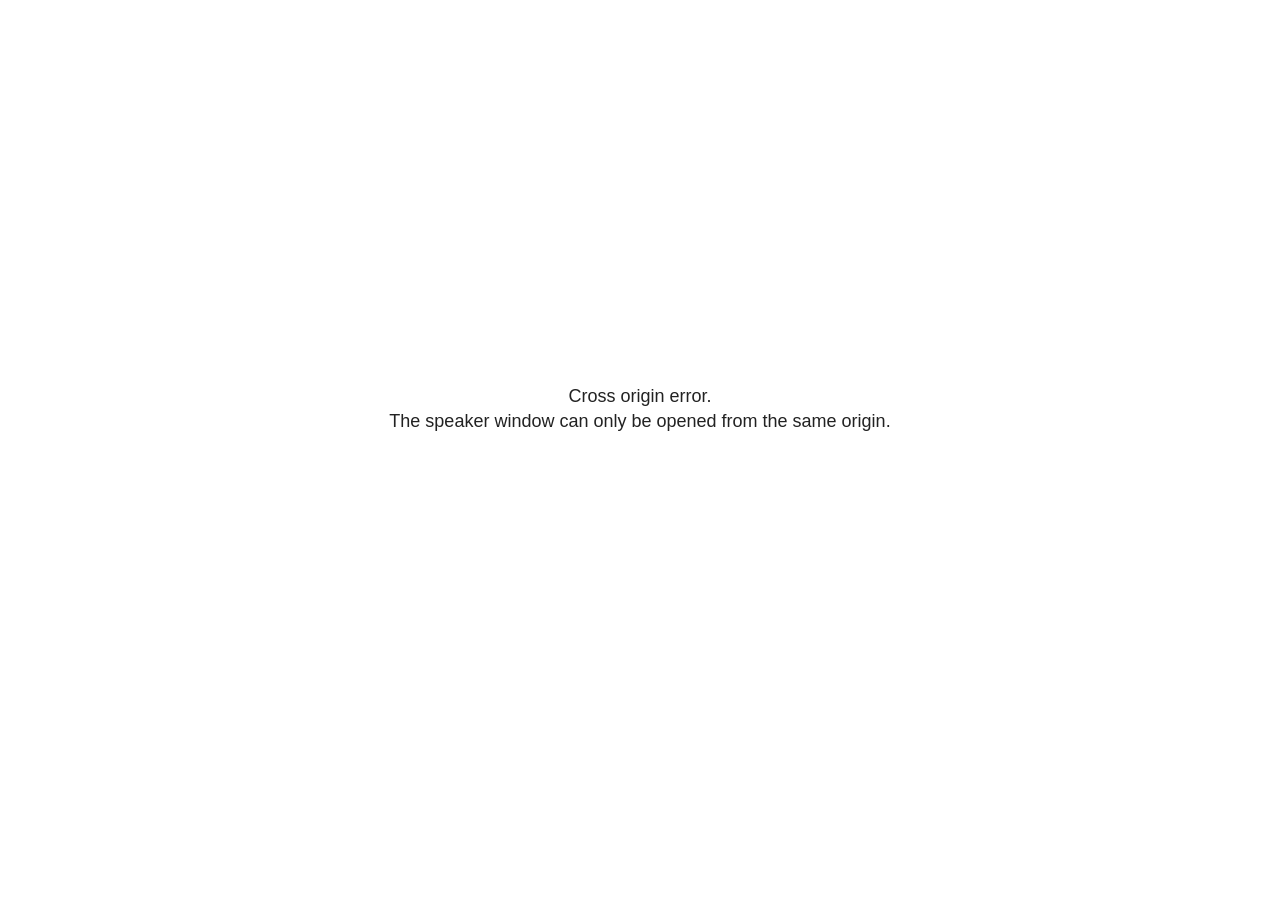
<file: lib/plugin/notes/speaker-view.html>
<!--
	NOTE: You need to build the notes plugin after making changes to this file.
-->
<html lang="en">
	<head>
		<meta charset="utf-8">

		<title>reveal.js - Speaker View</title>

		<style>
			body {
				font-family: Helvetica;
				font-size: 18px;
			}

			#current-slide,
			#upcoming-slide,
			#speaker-controls {
				padding: 6px;
				box-sizing: border-box;
				-moz-box-sizing: border-box;
			}

			#current-slide iframe,
			#upcoming-slide iframe {
				width: 100%;
				height: 100%;
				border: 1px solid #ddd;
			}

			#current-slide .label,
			#upcoming-slide .label {
				position: absolute;
				top: 10px;
				left: 10px;
				z-index: 2;
			}

			#connection-status {
				position: absolute;
				top: 0;
				left: 0;
				width: 100%;
				height: 100%;
				z-index: 20;
				padding: 30% 20% 20% 20%;
				font-size: 18px;
				color: #222;
				background: #fff;
				text-align: center;
				box-sizing: border-box;
				line-height: 1.4;
			}

			.overlay-element {
				height: 34px;
				line-height: 34px;
				padding: 0 10px;
				text-shadow: none;
				background: rgba( 220, 220, 220, 0.8 );
				color: #222;
				font-size: 14px;
			}

			.overlay-element.interactive:hover {
				background: rgba( 220, 220, 220, 1 );
			}

			#current-slide {
				position: absolute;
				width: 60%;
				height: 100%;
				top: 0;
				left: 0;
				padding-right: 0;
			}

			#upcoming-slide {
				position: absolute;
				width: 40%;
				height: 40%;
				right: 0;
				top: 0;
			}

			/* Speaker controls */
			#speaker-controls {
				position: absolute;
				top: 40%;
				right: 0;
				width: 40%;
				height: 60%;
				overflow: auto;
				font-size: 18px;
			}

				.speaker-controls-time.hidden,
				.speaker-controls-notes.hidden {
					display: none;
				}

				.speaker-controls-time .label,
				.speaker-controls-pace .label,
				.speaker-controls-notes .label {
					text-transform: uppercase;
					font-weight: normal;
					font-size: 0.66em;
					color: #666;
					margin: 0;
				}

				.speaker-controls-time, .speaker-controls-pace {
					border-bottom: 1px solid rgba( 200, 200, 200, 0.5 );
					margin-bottom: 10px;
					padding: 10px 16px;
					padding-bottom: 20px;
					cursor: pointer;
				}

				.speaker-controls-time .reset-button {
					opacity: 0;
					float: right;
					color: #666;
					text-decoration: none;
				}
				.speaker-controls-time:hover .reset-button {
					opacity: 1;
				}

				.speaker-controls-time .timer,
				.speaker-controls-time .clock {
					width: 50%;
				}

				.speaker-controls-time .timer,
				.speaker-controls-time .clock,
				.speaker-controls-time .pacing .hours-value,
				.speaker-controls-time .pacing .minutes-value,
				.speaker-controls-time .pacing .seconds-value {
					font-size: 1.9em;
				}

				.speaker-controls-time .timer {
					float: left;
				}

				.speaker-controls-time .clock {
					float: right;
					text-align: right;
				}

				.speaker-controls-time span.mute {
					opacity: 0.3;
				}

				.speaker-controls-time .pacing-title {
					margin-top: 5px;
				}

				.speaker-controls-time .pacing.ahead {
					color: blue;
				}

				.speaker-controls-time .pacing.on-track {
					color: green;
				}

				.speaker-controls-time .pacing.behind {
					color: red;
				}

				.speaker-controls-notes {
					padding: 10px 16px;
				}

				.speaker-controls-notes .value {
					margin-top: 5px;
					line-height: 1.4;
					font-size: 1.2em;
				}

			/* Layout selector */
			#speaker-layout {
				position: absolute;
				top: 10px;
				right: 10px;
				color: #222;
				z-index: 10;
			}
				#speaker-layout select {
					position: absolute;
					width: 100%;
					height: 100%;
					top: 0;
					left: 0;
					border: 0;
					box-shadow: 0;
					cursor: pointer;
					opacity: 0;

					font-size: 1em;
					background-color: transparent;

					-moz-appearance: none;
					-webkit-appearance: none;
					-webkit-tap-highlight-color: rgba(0, 0, 0, 0);
				}

				#speaker-layout select:focus {
					outline: none;
					box-shadow: none;
				}

			.clear {
				clear: both;
			}

			/* Speaker layout: Wide */
			body[data-speaker-layout="wide"] #current-slide,
			body[data-speaker-layout="wide"] #upcoming-slide {
				width: 50%;
				height: 45%;
				padding: 6px;
			}

			body[data-speaker-layout="wide"] #current-slide {
				top: 0;
				left: 0;
			}

			body[data-speaker-layout="wide"] #upcoming-slide {
				top: 0;
				left: 50%;
			}

			body[data-speaker-layout="wide"] #speaker-controls {
				top: 45%;
				left: 0;
				width: 100%;
				height: 50%;
				font-size: 1.25em;
			}

			/* Speaker layout: Tall */
			body[data-speaker-layout="tall"] #current-slide,
			body[data-speaker-layout="tall"] #upcoming-slide {
				width: 45%;
				height: 50%;
				padding: 6px;
			}

			body[data-speaker-layout="tall"] #current-slide {
				top: 0;
				left: 0;
			}

			body[data-speaker-layout="tall"] #upcoming-slide {
				top: 50%;
				left: 0;
			}

			body[data-speaker-layout="tall"] #speaker-controls {
				padding-top: 40px;
				top: 0;
				left: 45%;
				width: 55%;
				height: 100%;
				font-size: 1.25em;
			}

			/* Speaker layout: Notes only */
			body[data-speaker-layout="notes-only"] #current-slide,
			body[data-speaker-layout="notes-only"] #upcoming-slide {
				display: none;
			}

			body[data-speaker-layout="notes-only"] #speaker-controls {
				padding-top: 40px;
				top: 0;
				left: 0;
				width: 100%;
				height: 100%;
				font-size: 1.25em;
			}

			@media screen and (max-width: 1080px) {
				body[data-speaker-layout="default"] #speaker-controls {
					font-size: 16px;
				}
			}

			@media screen and (max-width: 900px) {
				body[data-speaker-layout="default"] #speaker-controls {
					font-size: 14px;
				}
			}

			@media screen and (max-width: 800px) {
				body[data-speaker-layout="default"] #speaker-controls {
					font-size: 12px;
				}
			}

		</style>
	</head>

	<body>

		<div id="connection-status">Loading speaker view...</div>

		<div id="current-slide"></div>
		<div id="upcoming-slide"><span class="overlay-element label">Upcoming</span></div>
		<div id="speaker-controls">
			<div class="speaker-controls-time">
				<h4 class="label">Time <span class="reset-button">Click to Reset</span></h4>
				<div class="clock">
					<span class="clock-value">0:00 AM</span>
				</div>
				<div class="timer">
					<span class="hours-value">00</span><span class="minutes-value">:00</span><span class="seconds-value">:00</span>
				</div>
				<div class="clear"></div>

				<h4 class="label pacing-title" style="display: none">Pacing – Time to finish current slide</h4>
				<div class="pacing" style="display: none">
					<span class="hours-value">00</span><span class="minutes-value">:00</span><span class="seconds-value">:00</span>
				</div>
			</div>

			<div class="speaker-controls-notes hidden">
				<h4 class="label">Notes</h4>
				<div class="value"></div>
			</div>
		</div>
		<div id="speaker-layout" class="overlay-element interactive">
			<span class="speaker-layout-label"></span>
			<select class="speaker-layout-dropdown"></select>
		</div>

		<script>

			(function() {

				var notes,
					notesValue,
					currentState,
					currentSlide,
					upcomingSlide,
					layoutLabel,
					layoutDropdown,
					pendingCalls = {},
					lastRevealApiCallId = 0,
					connected = false

				var connectionStatus = document.querySelector( '#connection-status' );

				var SPEAKER_LAYOUTS = {
					'default': 'Default',
					'wide': 'Wide',
					'tall': 'Tall',
					'notes-only': 'Notes only'
				};

				setupLayout();

				let openerOrigin;

				try {
					openerOrigin = window.opener.location.origin;
				}
				catch ( error ) { console.warn( error ) }

				// In order to prevent XSS, the speaker view will only run if its
				// opener has the same origin as itself
				if( window.location.origin !== openerOrigin ) {
					connectionStatus.innerHTML = 'Cross origin error.<br>The speaker window can only be opened from the same origin.';
					return;
				}

				var connectionTimeout = setTimeout( function() {
					connectionStatus.innerHTML = 'Error connecting to main window.<br>Please try closing and reopening the speaker view.';
				}, 5000 );

				window.addEventListener( 'message', function( event ) {

					// Validate the origin of all messages to avoid parsing messages
					// that aren't meant for us. Ignore when running off file:// so
					// that the speaker view continues to work without a web server.
					if( window.location.origin !== event.origin && window.location.origin !== 'file://' ) {
						return
					}

					clearTimeout( connectionTimeout );
					connectionStatus.style.display = 'none';

					var data = JSON.parse( event.data );

					// The overview mode is only useful to the reveal.js instance
					// where navigation occurs so we don't sync it
					if( data.state ) delete data.state.overview;

					// Messages sent by the notes plugin inside of the main window
					if( data && data.namespace === 'reveal-notes' ) {
						if( data.type === 'connect' ) {
							handleConnectMessage( data );
						}
						else if( data.type === 'state' ) {
							handleStateMessage( data );
						}
						else if( data.type === 'return' ) {
							pendingCalls[data.callId](data.result);
							delete pendingCalls[data.callId];
						}
					}
					// Messages sent by the reveal.js inside of the current slide preview
					else if( data && data.namespace === 'reveal' ) {
						if( /ready/.test( data.eventName ) ) {
							// Send a message back to notify that the handshake is complete
							window.opener.postMessage( JSON.stringify({ namespace: 'reveal-notes', type: 'connected'} ), '*' );
						}
						else if( /slidechanged|fragmentshown|fragmenthidden|paused|resumed/.test( data.eventName ) && currentState !== JSON.stringify( data.state ) ) {

							dispatchStateToMainWindow( data.state );

						}
					}

				} );

				/**
				 * Updates the presentation in the main window to match the state
				 * of the presentation in the notes window.
				 */
				const dispatchStateToMainWindow = debounce(( state ) => {
					window.opener.postMessage( JSON.stringify({ method: 'setState', args: [ state ]} ), '*' );
				}, 500);

				/**
				 * Asynchronously calls the Reveal.js API of the main frame.
				 */
				function callRevealApi( methodName, methodArguments, callback ) {

					var callId = ++lastRevealApiCallId;
					pendingCalls[callId] = callback;
					window.opener.postMessage( JSON.stringify( {
						namespace: 'reveal-notes',
						type: 'call',
						callId: callId,
						methodName: methodName,
						arguments: methodArguments
					} ), '*' );

				}

				/**
				 * Called when the main window is trying to establish a
				 * connection.
				 */
				function handleConnectMessage( data ) {

					if( connected === false ) {
						connected = true;

						setupIframes( data );
						setupKeyboard();
						setupNotes();
						setupTimer();
						setupHeartbeat();
					}

				}

				/**
				 * Called when the main window sends an updated state.
				 */
				function handleStateMessage( data ) {

					// Store the most recently set state to avoid circular loops
					// applying the same state
					currentState = JSON.stringify( data.state );

					// No need for updating the notes in case of fragment changes
					if ( data.notes ) {
						notes.classList.remove( 'hidden' );
						notesValue.style.whiteSpace = data.whitespace;
						if( data.markdown ) {
							notesValue.innerHTML = marked( data.notes );
						}
						else {
							notesValue.innerHTML = data.notes;
						}
					}
					else {
						notes.classList.add( 'hidden' );
					}

					// Update the note slides
					currentSlide.contentWindow.postMessage( JSON.stringify({ method: 'setState', args: [ data.state ] }), '*' );
					upcomingSlide.contentWindow.postMessage( JSON.stringify({ method: 'setState', args: [ data.state ] }), '*' );
					upcomingSlide.contentWindow.postMessage( JSON.stringify({ method: 'next' }), '*' );

				}

				// Limit to max one state update per X ms
				handleStateMessage = debounce( handleStateMessage, 200 );

				/**
				 * Forward keyboard events to the current slide window.
				 * This enables keyboard events to work even if focus
				 * isn't set on the current slide iframe.
				 *
				 * Block F5 default handling, it reloads and disconnects
				 * the speaker notes window.
				 */
				function setupKeyboard() {

					document.addEventListener( 'keydown', function( event ) {
						if( event.keyCode === 116 || ( event.metaKey && event.keyCode === 82 ) ) {
							event.preventDefault();
							return false;
						}
						currentSlide.contentWindow.postMessage( JSON.stringify({ method: 'triggerKey', args: [ event.keyCode ] }), '*' );
					} );

				}

				/**
				 * Creates the preview iframes.
				 */
				function setupIframes( data ) {

					var params = [
						'receiver',
						'progress=false',
						'history=false',
						'transition=none',
						'autoSlide=0',
						'backgroundTransition=none'
					].join( '&' );

					var urlSeparator = /\?/.test(data.url) ? '&' : '?';
					var hash = '#/' + data.state.indexh + '/' + data.state.indexv;
					var currentURL = data.url + urlSeparator + params + '&scrollActivationWidth=false&postMessageEvents=true' + hash;
					var upcomingURL = data.url + urlSeparator + params + '&scrollActivationWidth=false&controls=false' + hash;

					currentSlide = document.createElement( 'iframe' );
					currentSlide.setAttribute( 'width', 1280 );
					currentSlide.setAttribute( 'height', 1024 );
					currentSlide.setAttribute( 'src', currentURL );
					document.querySelector( '#current-slide' ).appendChild( currentSlide );

					upcomingSlide = document.createElement( 'iframe' );
					upcomingSlide.setAttribute( 'width', 640 );
					upcomingSlide.setAttribute( 'height', 512 );
					upcomingSlide.setAttribute( 'src', upcomingURL );
					document.querySelector( '#upcoming-slide' ).appendChild( upcomingSlide );

				}

				/**
				 * Setup the notes UI.
				 */
				function setupNotes() {

					notes = document.querySelector( '.speaker-controls-notes' );
					notesValue = document.querySelector( '.speaker-controls-notes .value' );

				}

				/**
				 * We send out a heartbeat at all times to ensure we can
				 * reconnect with the main presentation window after reloads.
				 */
				function setupHeartbeat() {

					setInterval( () => {
						window.opener.postMessage( JSON.stringify({ namespace: 'reveal-notes', type: 'heartbeat'} ), '*' );
					}, 1000 );

				}

				function getTimings( callback ) {

					callRevealApi( 'getSlidesAttributes', [], function ( slideAttributes ) {
						callRevealApi( 'getConfig', [], function ( config ) {
							var totalTime = config.totalTime;
							var minTimePerSlide = config.minimumTimePerSlide || 0;
							var defaultTiming = config.defaultTiming;
							if ((defaultTiming == null) && (totalTime == null)) {
								callback(null);
								return;
							}
							// Setting totalTime overrides defaultTiming
							if (totalTime) {
								defaultTiming = 0;
							}
							var timings = [];
							for ( var i in slideAttributes ) {
								var slide = slideAttributes[ i ];
								var timing = defaultTiming;
								if( slide.hasOwnProperty( 'data-timing' )) {
									var t = slide[ 'data-timing' ];
									timing = parseInt(t);
									if( isNaN(timing) ) {
										console.warn("Could not parse timing '" + t + "' of slide " + i + "; using default of " + defaultTiming);
										timing = defaultTiming;
									}
								}
								timings.push(timing);
							}
							if ( totalTime ) {
								// After we've allocated time to individual slides, we summarize it and
								// subtract it from the total time
								var remainingTime = totalTime - timings.reduce( function(a, b) { return a + b; }, 0 );
								// The remaining time is divided by the number of slides that have 0 seconds
								// allocated at the moment, giving the average time-per-slide on the remaining slides
								var remainingSlides = (timings.filter( function(x) { return x == 0 }) ).length
								var timePerSlide = Math.round( remainingTime / remainingSlides, 0 )
								// And now we replace every zero-value timing with that average
								timings = timings.map( function(x) { return (x==0 ? timePerSlide : x) } );
							}
							var slidesUnderMinimum = timings.filter( function(x) { return (x < minTimePerSlide) } ).length
							if ( slidesUnderMinimum ) {
								message = "The pacing time for " + slidesUnderMinimum + " slide(s) is under the configured minimum of " + minTimePerSlide + " seconds. Check the data-timing attribute on individual slides, or consider increasing the totalTime or minimumTimePerSlide configuration options (or removing some slides).";
								alert(message);
							}
							callback( timings );
						} );
					} );

				}

				/**
				 * Return the number of seconds allocated for presenting
				 * all slides up to and including this one.
				 */
				function getTimeAllocated( timings, callback ) {

					callRevealApi( 'getSlidePastCount', [], function ( currentSlide ) {
						var allocated = 0;
						for (var i in timings.slice(0, currentSlide + 1)) {
							allocated += timings[i];
						}
						callback( allocated );
					} );

				}

				/**
				 * Create the timer and clock and start updating them
				 * at an interval.
				 */
				function setupTimer() {

					var start = new Date(),
					timeEl = document.querySelector( '.speaker-controls-time' ),
					clockEl = timeEl.querySelector( '.clock-value' ),
					hoursEl = timeEl.querySelector( '.hours-value' ),
					minutesEl = timeEl.querySelector( '.minutes-value' ),
					secondsEl = timeEl.querySelector( '.seconds-value' ),
					pacingTitleEl = timeEl.querySelector( '.pacing-title' ),
					pacingEl = timeEl.querySelector( '.pacing' ),
					pacingHoursEl = pacingEl.querySelector( '.hours-value' ),
					pacingMinutesEl = pacingEl.querySelector( '.minutes-value' ),
					pacingSecondsEl = pacingEl.querySelector( '.seconds-value' );

					var timings = null;
					getTimings( function ( _timings ) {

						timings = _timings;
						if (_timings !== null) {
							pacingTitleEl.style.removeProperty('display');
							pacingEl.style.removeProperty('display');
						}

						// Update once directly
						_updateTimer();

						// Then update every second
						setInterval( _updateTimer, 1000 );

					} );


					function _resetTimer() {

						if (timings == null) {
							start = new Date();
							_updateTimer();
						}
						else {
							// Reset timer to beginning of current slide
							getTimeAllocated( timings, function ( slideEndTimingSeconds ) {
								var slideEndTiming = slideEndTimingSeconds * 1000;
								callRevealApi( 'getSlidePastCount', [], function ( currentSlide ) {
									var currentSlideTiming = timings[currentSlide] * 1000;
									var previousSlidesTiming = slideEndTiming - currentSlideTiming;
									var now = new Date();
									start = new Date(now.getTime() - previousSlidesTiming);
									_updateTimer();
								} );
							} );
						}

					}

					timeEl.addEventListener( 'click', function() {
						_resetTimer();
						return false;
					} );

					function _displayTime( hrEl, minEl, secEl, time) {

						var sign = Math.sign(time) == -1 ? "-" : "";
						time = Math.abs(Math.round(time / 1000));
						var seconds = time % 60;
						var minutes = Math.floor( time / 60 ) % 60 ;
						var hours = Math.floor( time / ( 60 * 60 )) ;
						hrEl.innerHTML = sign + zeroPadInteger( hours );
						if (hours == 0) {
							hrEl.classList.add( 'mute' );
						}
						else {
							hrEl.classList.remove( 'mute' );
						}
						minEl.innerHTML = ':' + zeroPadInteger( minutes );
						if (hours == 0 && minutes == 0) {
							minEl.classList.add( 'mute' );
						}
						else {
							minEl.classList.remove( 'mute' );
						}
						secEl.innerHTML = ':' + zeroPadInteger( seconds );
					}

					function _updateTimer() {

						var diff, hours, minutes, seconds,
						now = new Date();

						diff = now.getTime() - start.getTime();

						clockEl.innerHTML = now.toLocaleTimeString( 'en-US', { hour12: true, hour: '2-digit', minute:'2-digit' } );
						_displayTime( hoursEl, minutesEl, secondsEl, diff );
						if (timings !== null) {
							_updatePacing(diff);
						}

					}

					function _updatePacing(diff) {

						getTimeAllocated( timings, function ( slideEndTimingSeconds ) {
							var slideEndTiming = slideEndTimingSeconds * 1000;

							callRevealApi( 'getSlidePastCount', [], function ( currentSlide ) {
								var currentSlideTiming = timings[currentSlide] * 1000;
								var timeLeftCurrentSlide = slideEndTiming - diff;
								if (timeLeftCurrentSlide < 0) {
									pacingEl.className = 'pacing behind';
								}
								else if (timeLeftCurrentSlide < currentSlideTiming) {
									pacingEl.className = 'pacing on-track';
								}
								else {
									pacingEl.className = 'pacing ahead';
								}
								_displayTime( pacingHoursEl, pacingMinutesEl, pacingSecondsEl, timeLeftCurrentSlide );
							} );
						} );
					}

				}

				/**
				 * Sets up the speaker view layout and layout selector.
				 */
				function setupLayout() {

					layoutDropdown = document.querySelector( '.speaker-layout-dropdown' );
					layoutLabel = document.querySelector( '.speaker-layout-label' );

					// Render the list of available layouts
					for( var id in SPEAKER_LAYOUTS ) {
						var option = document.createElement( 'option' );
						option.setAttribute( 'value', id );
						option.textContent = SPEAKER_LAYOUTS[ id ];
						layoutDropdown.appendChild( option );
					}

					// Monitor the dropdown for changes
					layoutDropdown.addEventListener( 'change', function( event ) {

						setLayout( layoutDropdown.value );

					}, false );

					// Restore any currently persisted layout
					setLayout( getLayout() );

				}

				/**
				 * Sets a new speaker view layout. The layout is persisted
				 * in local storage.
				 */
				function setLayout( value ) {

					var title = SPEAKER_LAYOUTS[ value ];

					layoutLabel.innerHTML = 'Layout' + ( title ? ( ': ' + title ) : '' );
					layoutDropdown.value = value;

					document.body.setAttribute( 'data-speaker-layout', value );

					// Persist locally
					if( supportsLocalStorage() ) {
						window.localStorage.setItem( 'reveal-speaker-layout', value );
					}

				}

				/**
				 * Returns the ID of the most recently set speaker layout
				 * or our default layout if none has been set.
				 */
				function getLayout() {

					if( supportsLocalStorage() ) {
						var layout = window.localStorage.getItem( 'reveal-speaker-layout' );
						if( layout ) {
							return layout;
						}
					}

					// Default to the first record in the layouts hash
					for( var id in SPEAKER_LAYOUTS ) {
						return id;
					}

				}

				function supportsLocalStorage() {

					try {
						localStorage.setItem('test', 'test');
						localStorage.removeItem('test');
						return true;
					}
					catch( e ) {
						return false;
					}

				}

				function zeroPadInteger( num ) {

					var str = '00' + parseInt( num );
					return str.substring( str.length - 2 );

				}

				/**
				 * Limits the frequency at which a function can be called.
				 */
				function debounce( fn, ms ) {

					var lastTime = 0,
						timeout;

					return function() {

						var args = arguments;
						var context = this;

						clearTimeout( timeout );

						var timeSinceLastCall = Date.now() - lastTime;
						if( timeSinceLastCall > ms ) {
							fn.apply( context, args );
							lastTime = Date.now();
						}
						else {
							timeout = setTimeout( function() {
								fn.apply( context, args );
								lastTime = Date.now();
							}, ms - timeSinceLastCall );
						}

					}

				}

			})();

		</script>
	</body>
</html>
</file>
